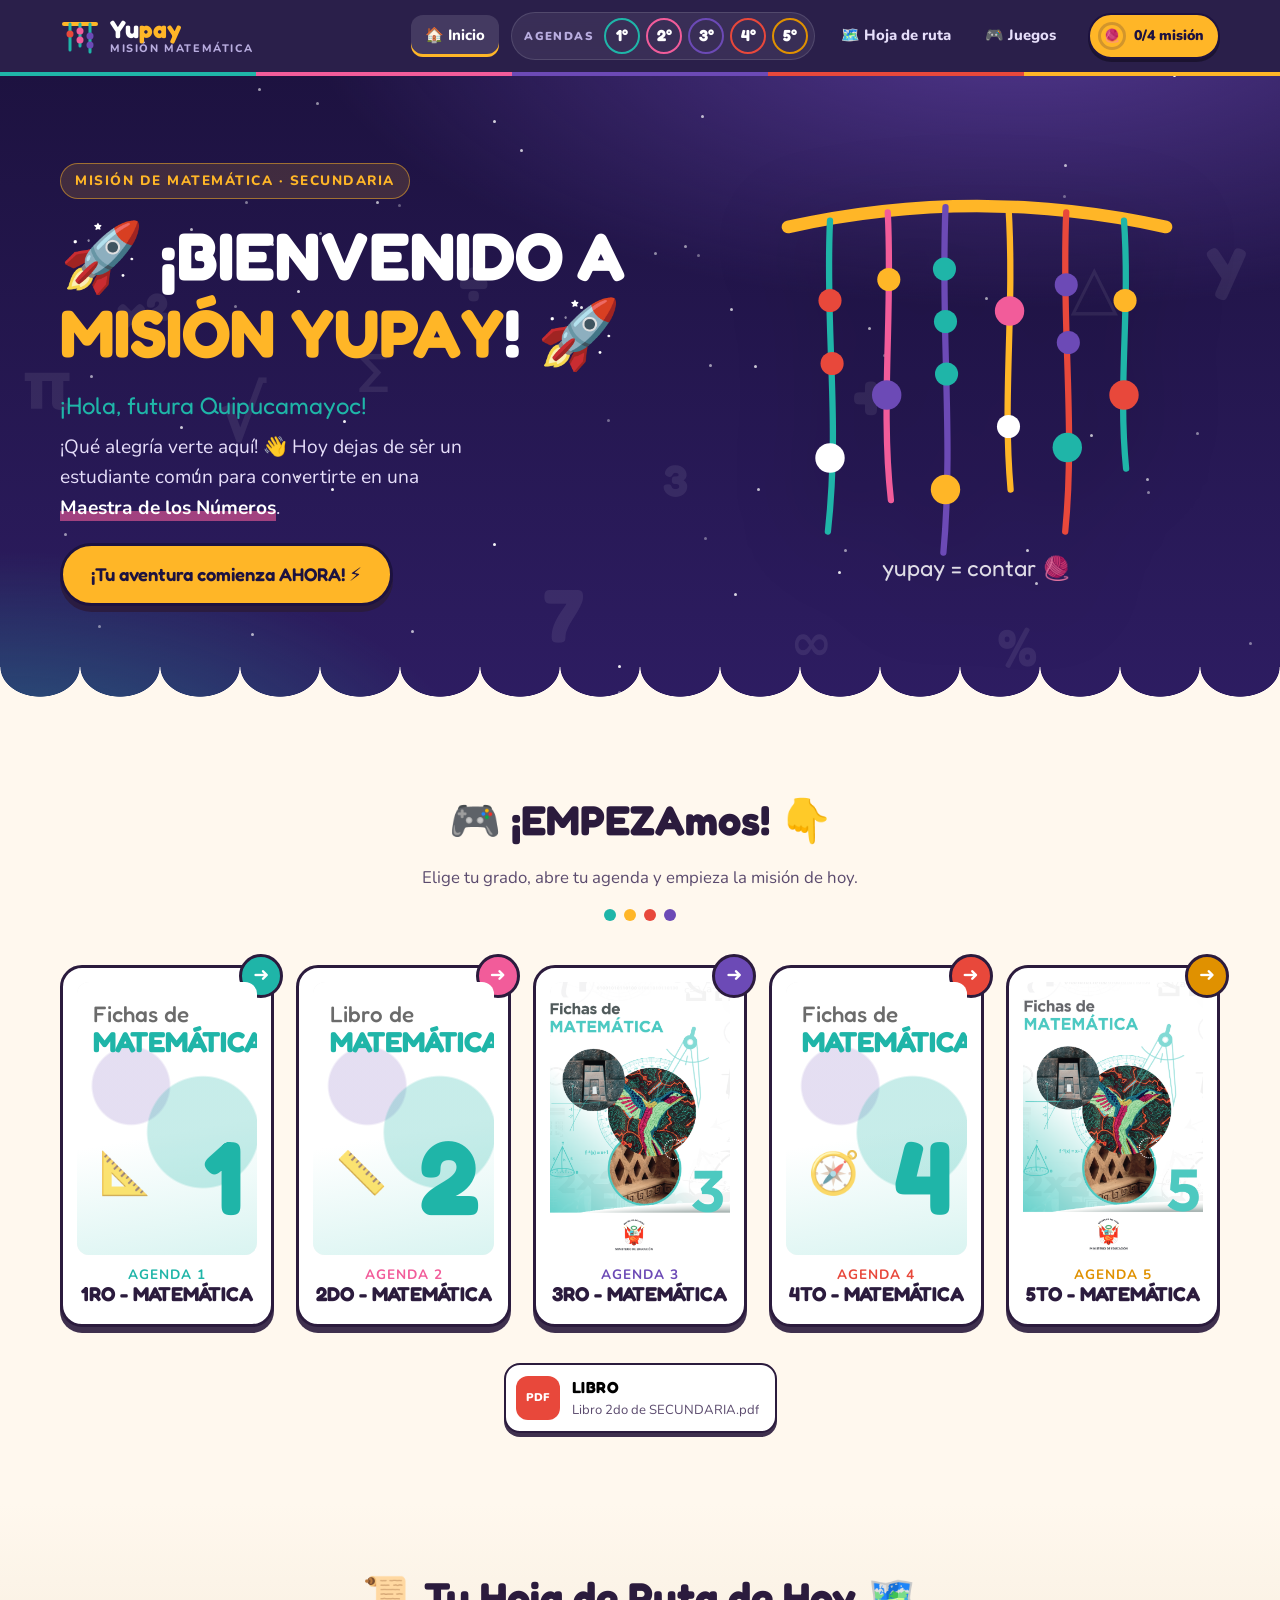
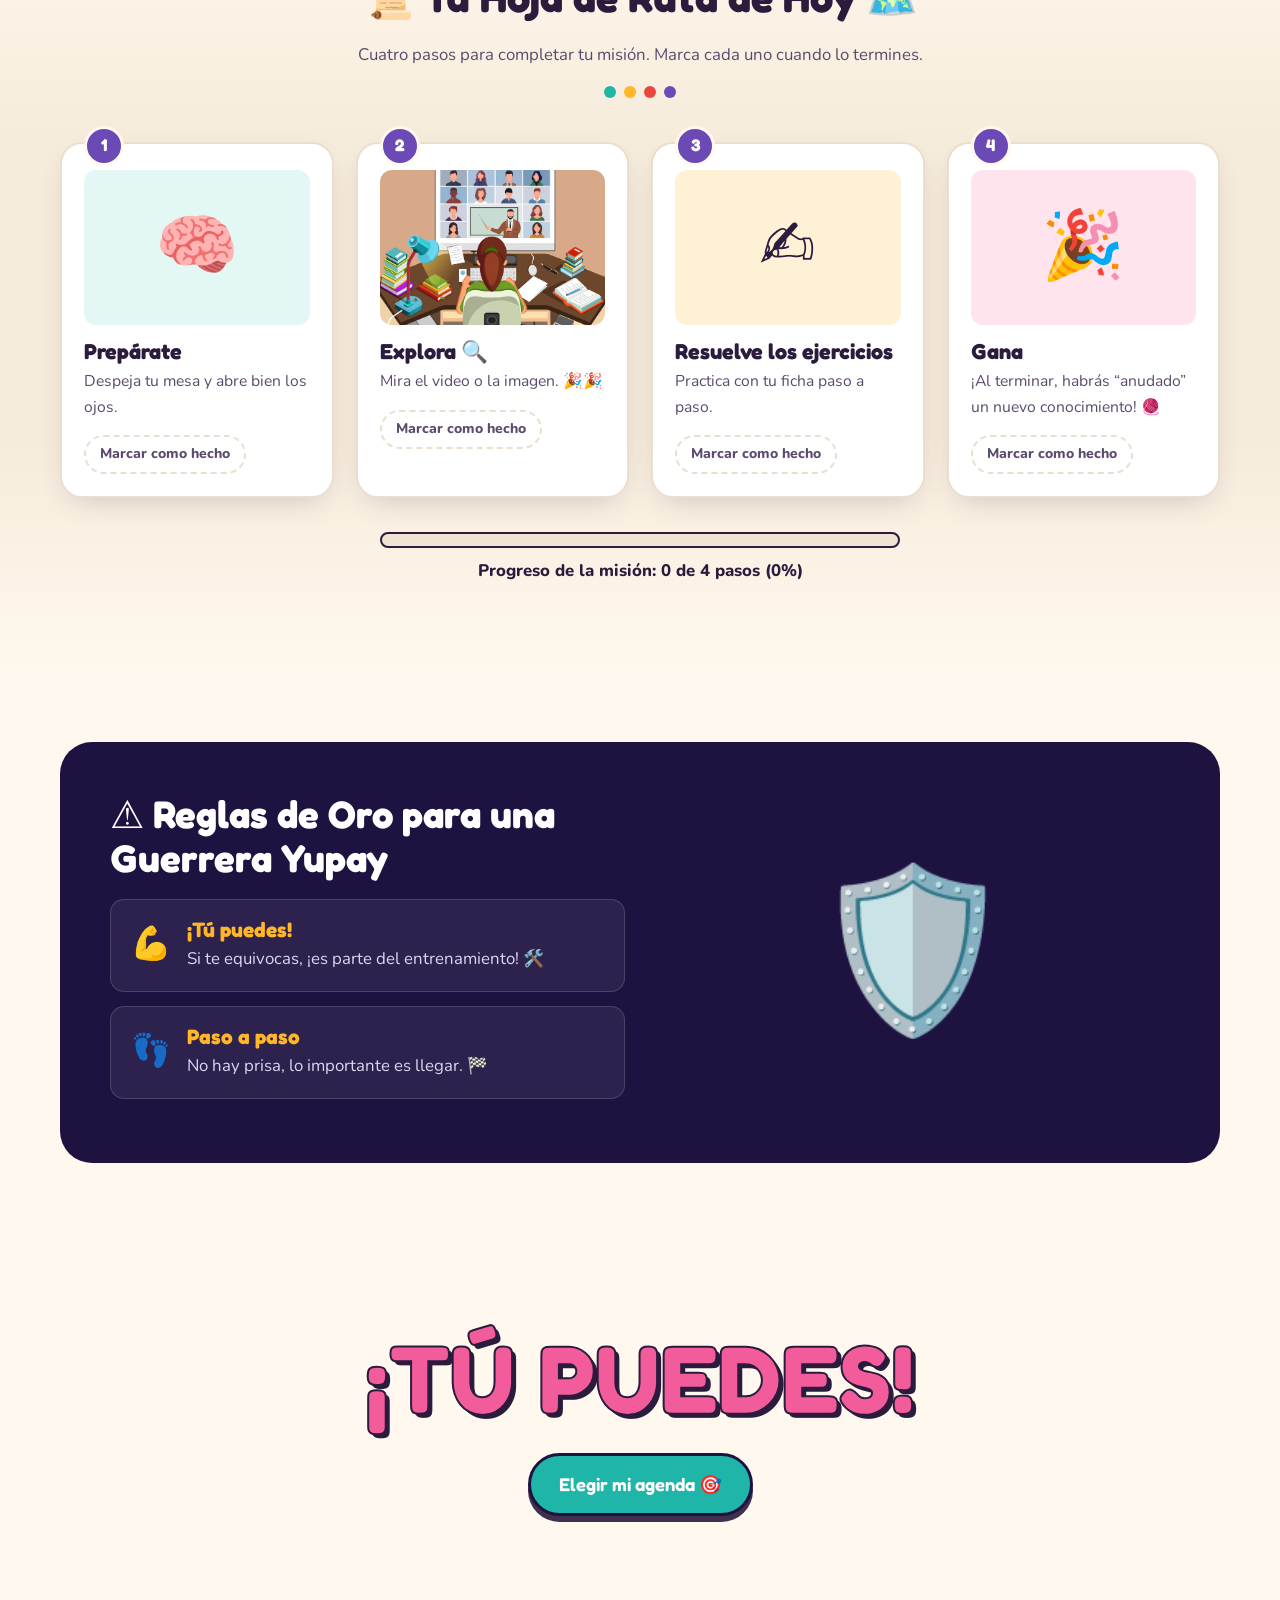
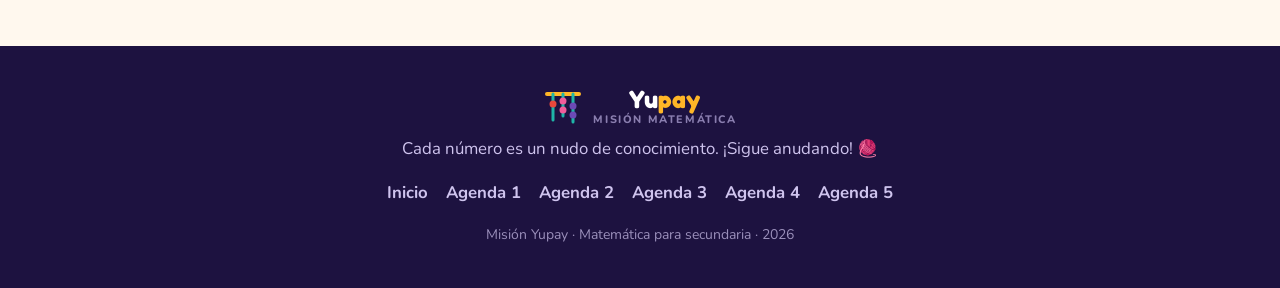
<file: index.html>
<!DOCTYPE html>
<html lang="es">
<head>
  <meta charset="UTF-8">
  <meta name="viewport" content="width=device-width, initial-scale=1">
  <title>Misión Yupay · Matemática</title>
  <meta name="description" content="Misión Yupay: portal de matemática para secundaria. Agendas, fichas, videos y retos para convertirte en Maestra de los Números.">
  <link rel="icon" href="data:image/svg+xml,<svg xmlns='http://www.w3.org/2000/svg' viewBox='0 0 100 100'><text y='.9em' font-size='90'>🧶</text></svg>">
  <link rel="preconnect" href="https://fonts.googleapis.com">
  <link rel="preconnect" href="https://fonts.gstatic.com" crossorigin>
  <link href="https://fonts.googleapis.com/css2?family=Fredoka:wght@400;500;600;700&family=Nunito:wght@400;600;700;800;900&display=swap" rel="stylesheet">
  <link rel="stylesheet" href="css/styles.css">
</head>
<body data-page="inicio">

<main id="main">
  <!-- HERO -->
  <section class="hero">
    <div class="stars" aria-hidden="true"></div>
    <div class="container hero-grid">
      <div>
        <span class="badge">Misión de matemática · Secundaria</span>
        <h1><span class="rocket">🚀</span> ¡BIENVENIDO A <span class="hl">MISIÓN YUPAY</span>! <span class="rocket">🚀</span></h1>
        <p class="greet">¡Hola, futura Quipucamayoc!</p>
        <p class="lead">¡Qué alegría verte aquí! 👋 Hoy dejas de ser un estudiante común para convertirte en una <strong>Maestra de los Números</strong>.</p>
        <a class="btn" href="#empezamos">¡Tu aventura comienza AHORA! ⚡</a>
      </div>

      <!-- Quipu ilustrado -->
      <svg class="quipu" viewBox="0 0 400 380" role="img" aria-label="Ilustración de un quipu con nudos de colores">
        <path d="M20 40 Q200 0 380 40" stroke="#ffb627" stroke-width="12" fill="none" stroke-linecap="round"/>
        <g class="cord"><path d="M60 34 C55 140 70 220 58 330" stroke="#1fb5a8" stroke-width="6" fill="none" stroke-linecap="round"/>
          <circle cx="60" cy="110" r="11" fill="#e8483b"/><circle cx="62" cy="170" r="11" fill="#e8483b"/><circle cx="60" cy="260" r="14" fill="#fff"/></g>
        <g class="cord"><path d="M115 26 C120 120 108 210 118 300" stroke="#f25c9a" stroke-width="6" fill="none" stroke-linecap="round"/>
          <circle cx="116" cy="90" r="11" fill="#ffb627"/><circle cx="114" cy="200" r="14" fill="#6c4ab6"/></g>
        <g class="cord"><path d="M170 21 C165 140 178 240 168 350" stroke="#6c4ab6" stroke-width="6" fill="none" stroke-linecap="round"/>
          <circle cx="169" cy="80" r="11" fill="#1fb5a8"/><circle cx="170" cy="130" r="11" fill="#1fb5a8"/><circle cx="171" cy="180" r="11" fill="#1fb5a8"/><circle cx="170" cy="290" r="14" fill="#ffb627"/></g>
        <g class="cord"><path d="M230 21 C236 120 224 200 232 290" stroke="#ffb627" stroke-width="6" fill="none" stroke-linecap="round"/>
          <circle cx="231" cy="120" r="14" fill="#f25c9a"/><circle cx="230" cy="230" r="11" fill="#fff"/></g>
        <g class="cord"><path d="M285 26 C280 130 294 230 284 330" stroke="#e8483b" stroke-width="6" fill="none" stroke-linecap="round"/>
          <circle cx="285" cy="95" r="11" fill="#6c4ab6"/><circle cx="287" cy="150" r="11" fill="#6c4ab6"/><circle cx="286" cy="250" r="14" fill="#1fb5a8"/></g>
        <g class="cord"><path d="M340 34 C346 120 334 190 342 270" stroke="#1fb5a8" stroke-width="6" fill="none" stroke-linecap="round"/>
          <circle cx="341" cy="110" r="11" fill="#ffb627"/><circle cx="340" cy="200" r="14" fill="#e8483b"/></g>
        <text x="200" y="372" fill="#fff" font-family="Fredoka, sans-serif" font-size="22" text-anchor="middle" opacity=".85">yupay = contar 🧶</text>
      </svg>
    </div>
  </section>

  <!-- GRADOS -->
  <section id="empezamos">
    <div class="container">
      <div class="section-title reveal">
        <h2>🎮 ¡EMPEZAmos! 👇</h2>
        <p>Elige tu grado, abre tu agenda y empieza la misión de hoy.</p>
        <div class="knot-divider" aria-hidden="true"><i></i><i></i><i></i><i></i></div>
      </div>

      <div class="grados">
        <a class="grado reveal" href="agenda-1.html">
          <span class="go" aria-hidden="true">➜</span>
          <div class="cover-wrap"><div class="cover"><div class="t1">Fichas de</div><div class="t2">MATEMÁTICA</div><div class="deco">📐</div><div class="n">1</div></div></div>
          <h3><small>AGENDA 1</small>1RO - MATEMÁTICA</h3>
        </a>
        <a class="grado reveal" href="agenda-2.html">
          <span class="go" aria-hidden="true">➜</span>
          <div class="cover-wrap"><div class="cover"><div class="t1">Libro de</div><div class="t2">MATEMÁTICA</div><div class="deco">📏</div><div class="n">2</div></div></div>
          <h3><small>AGENDA 2</small>2DO - MATEMÁTICA</h3>
        </a>
        <a class="grado reveal" href="agenda-3.html">
          <span class="go" aria-hidden="true">➜</span>
          <div class="cover-wrap"><img src="assets/img/home-02.png" alt="Portada Fichas de Matemática 3" loading="lazy"></div>
          <h3><small>AGENDA 3</small>3RO - MATEMÁTICA</h3>
        </a>
        <a class="grado reveal" href="agenda-4.html">
          <span class="go" aria-hidden="true">➜</span>
          <div class="cover-wrap"><div class="cover"><div class="t1">Fichas de</div><div class="t2">MATEMÁTICA</div><div class="deco">🧭</div><div class="n">4</div></div></div>
          <h3><small>AGENDA 4</small>4TO - MATEMÁTICA</h3>
        </a>
        <a class="grado reveal" href="agenda-5.html">
          <span class="go" aria-hidden="true">➜</span>
          <div class="cover-wrap"><img src="assets/img/home-04.png" alt="Portada Fichas de Matemática 5" loading="lazy"></div>
          <h3><small>AGENDA 5</small>5TO - MATEMÁTICA</h3>
        </a>
      </div>

      <div class="recursos reveal" style="justify-content:center;margin-top:36px">
        <button class="recurso" data-drive="1eVHfTGUfikTjZSQLr4w3OT36TUZVhwMB" data-tipo="LIBRO" data-name="Libro 2do de SECUNDARIA.pdf"></button>
      </div>
    </div>
  </section>

  <!-- HOJA DE RUTA -->
  <section id="ruta" style="background:linear-gradient(180deg,transparent,#f6ecdc 30%,#f6ecdc 70%,transparent)">
    <div class="container">
      <div class="section-title reveal">
        <h2>📜 Tu Hoja de Ruta de Hoy 🗺️</h2>
        <p>Cuatro pasos para completar tu misión. Marca cada uno cuando lo termines.</p>
        <div class="knot-divider" aria-hidden="true"><i></i><i></i><i></i><i></i></div>
      </div>

      <div class="ruta">
        <article class="paso reveal">
          <div class="thumb emoji" aria-hidden="true">🧠</div>
          <h3>Prepárate</h3>
          <p>Despeja tu mesa y abre bien los ojos.</p>
          <button class="check" type="button">Marcar como hecho</button>
        </article>
        <article class="paso reveal">
          <img class="thumb" src="assets/img/home-06.png" alt="Estudiante viendo una clase en línea" loading="lazy">
          <h3>Explora 🔍</h3>
          <p>Mira el video o la imagen. 🎉🎉</p>
          <button class="check" type="button">Marcar como hecho</button>
        </article>
        <article class="paso reveal">
          <div class="thumb emoji" aria-hidden="true">✍️</div>
          <h3>Resuelve los ejercicios</h3>
          <p>Practica con tu ficha paso a paso.</p>
          <button class="check" type="button">Marcar como hecho</button>
        </article>
        <article class="paso reveal">
          <div class="thumb emoji" aria-hidden="true">🎉</div>
          <h3>Gana</h3>
          <p>¡Al terminar, habrás “anudado” un nuevo conocimiento! 🧶</p>
          <button class="check" type="button">Marcar como hecho</button>
        </article>
      </div>

      <div class="progress reveal">
        <div class="bar"><i></i></div>
        <p aria-live="polite"></p>
      </div>
    </div>
  </section>

  <!-- REGLAS DE ORO -->
  <section>
    <div class="container">
      <div class="reglas-wrap reveal">
        <div>
          <h2>⚠️ Reglas de Oro para una Guerrera Yupay</h2>
          <div class="regla">
            <span class="em" aria-hidden="true">💪</span>
            <div><h3>¡Tú puedes!</h3><p>Si te equivocas, ¡es parte del entrenamiento! 🛠️</p></div>
          </div>
          <div class="regla">
            <span class="em" aria-hidden="true">👣</span>
            <div><h3>Paso a paso</h3><p>No hay prisa, lo importante es llegar. 🏁</p></div>
          </div>
        </div>
        <div class="shield" aria-hidden="true">🛡️</div>
      </div>
    </div>
  </section>

  <!-- CIERRE -->
  <section class="cta-final">
    <div class="container reveal">
      <h2>¡TÚ PUEDES!</h2>
      <a class="btn teal" href="#empezamos">Elegir mi agenda 🎯</a>
    </div>
  </section>
</main>

<script src="js/main.js"></script>
</body>
</html>
</file>
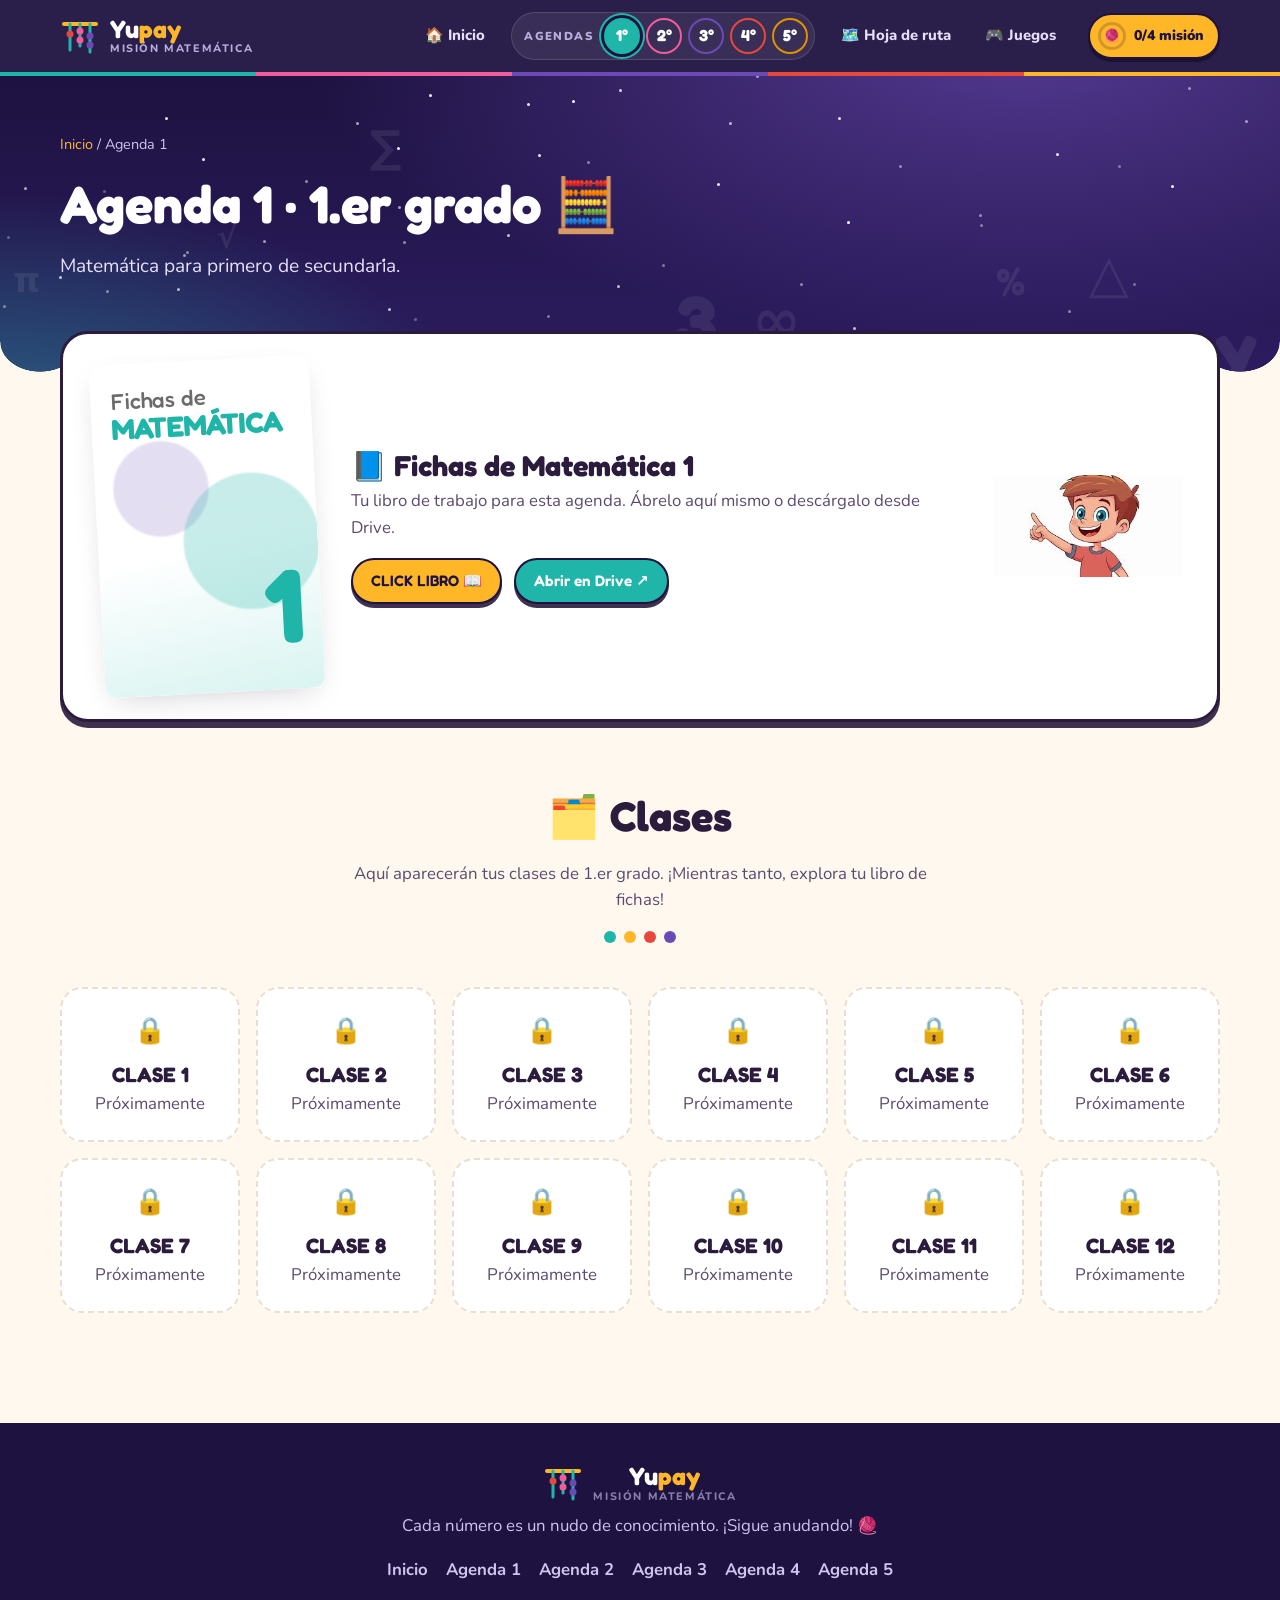
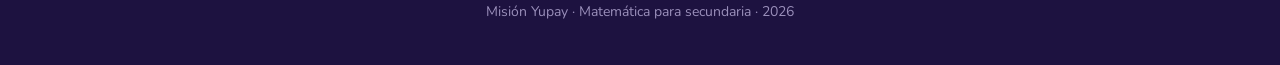
<file: agenda-1.html>
<!DOCTYPE html>
<html lang="es">
<head>
  <meta charset="UTF-8">
  <meta name="viewport" content="width=device-width, initial-scale=1">
  <title>Agenda 1 · Yupay</title>
  <meta name="description" content="Agenda 1 de Misión Yupay: fichas y clases de matemática para 1.er grado de secundaria.">
  <link rel="icon" href="data:image/svg+xml,<svg xmlns='http://www.w3.org/2000/svg' viewBox='0 0 100 100'><text y='.9em' font-size='90'>🧶</text></svg>">
  <link rel="preconnect" href="https://fonts.googleapis.com">
  <link rel="preconnect" href="https://fonts.gstatic.com" crossorigin>
  <link href="https://fonts.googleapis.com/css2?family=Fredoka:wght@400;500;600;700&family=Nunito:wght@400;600;700;800;900&display=swap" rel="stylesheet">
  <link rel="stylesheet" href="css/styles.css">
</head>
<body data-page="agenda-1">

<main id="main">
  <section class="hero page">
    <div class="stars" aria-hidden="true"></div>
    <div class="container">
      <p class="crumbs"><a href="index.html">Inicio</a> / Agenda 1</p>
      <h1>Agenda 1 · 1.er grado 🧮</h1>
      <p class="lead">Matemática para primero de secundaria.</p>
    </div>
  </section>

  <div class="container">
    <div class="libro reveal">
      <div class="cover-mini"><div class="cover"><div class="t1">Fichas de</div><div class="t2">MATEMÁTICA</div><div class="n">1</div></div></div>
      <div>
        <h2>📘 Fichas de Matemática 1</h2>
        <p>Tu libro de trabajo para esta agenda. Ábrelo aquí mismo o descárgalo desde Drive.</p>
        <div class="actions">
          <button class="btn small" data-drive="14VBIu1ipIuYQwIHSu0mVLC49y47RsD_V" data-name="Fichas de matemática 1.pdf">CLICK LIBRO 📖</button>
          <a class="btn small teal" href="https://drive.google.com/file/d/14VBIu1ipIuYQwIHSu0mVLC49y47RsD_V/view" target="_blank" rel="noopener">Abrir en Drive ↗</a>
        </div>
      </div>
      <img class="mascota" src="assets/img/agenda-1-01.png" alt="Niño señalando el libro">
    </div>
  </div>

  <section>
    <div class="container">
      <div class="section-title reveal">
        <h2>🗂️ Clases</h2>
        <p>Aquí aparecerán tus clases de 1.er grado. ¡Mientras tanto, explora tu libro de fichas!</p>
        <div class="knot-divider" aria-hidden="true"><i></i><i></i><i></i><i></i></div>
      </div>
      <div class="clases-grid">
          <div class="clase-chip reveal"><span class="lock" aria-hidden="true">🔒</span><b>CLASE 1</b>Próximamente</div>
          <div class="clase-chip reveal"><span class="lock" aria-hidden="true">🔒</span><b>CLASE 2</b>Próximamente</div>
          <div class="clase-chip reveal"><span class="lock" aria-hidden="true">🔒</span><b>CLASE 3</b>Próximamente</div>
          <div class="clase-chip reveal"><span class="lock" aria-hidden="true">🔒</span><b>CLASE 4</b>Próximamente</div>
          <div class="clase-chip reveal"><span class="lock" aria-hidden="true">🔒</span><b>CLASE 5</b>Próximamente</div>
          <div class="clase-chip reveal"><span class="lock" aria-hidden="true">🔒</span><b>CLASE 6</b>Próximamente</div>
          <div class="clase-chip reveal"><span class="lock" aria-hidden="true">🔒</span><b>CLASE 7</b>Próximamente</div>
          <div class="clase-chip reveal"><span class="lock" aria-hidden="true">🔒</span><b>CLASE 8</b>Próximamente</div>
          <div class="clase-chip reveal"><span class="lock" aria-hidden="true">🔒</span><b>CLASE 9</b>Próximamente</div>
          <div class="clase-chip reveal"><span class="lock" aria-hidden="true">🔒</span><b>CLASE 10</b>Próximamente</div>
          <div class="clase-chip reveal"><span class="lock" aria-hidden="true">🔒</span><b>CLASE 11</b>Próximamente</div>
          <div class="clase-chip reveal"><span class="lock" aria-hidden="true">🔒</span><b>CLASE 12</b>Próximamente</div>
      </div>
    </div>
  </section>
</main>

<script src="js/main.js"></script>
</body>
</html>
</file>
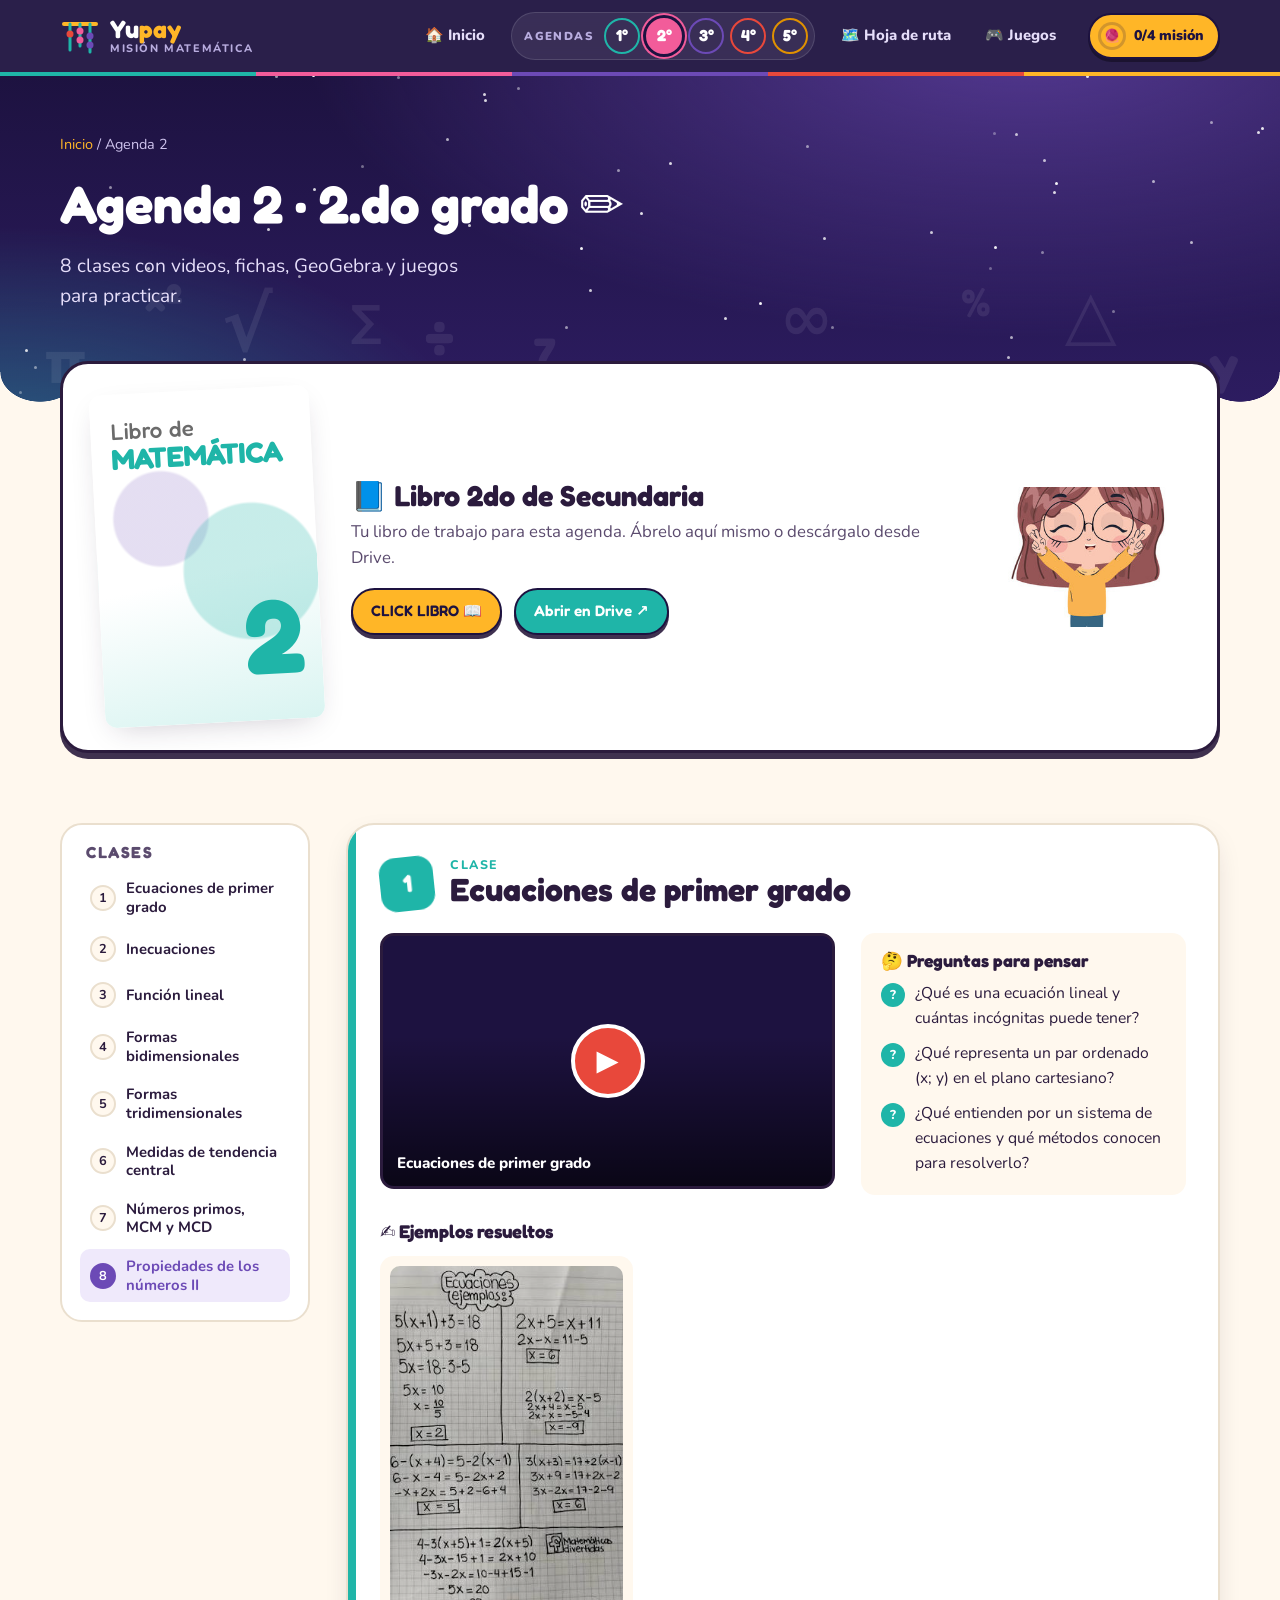
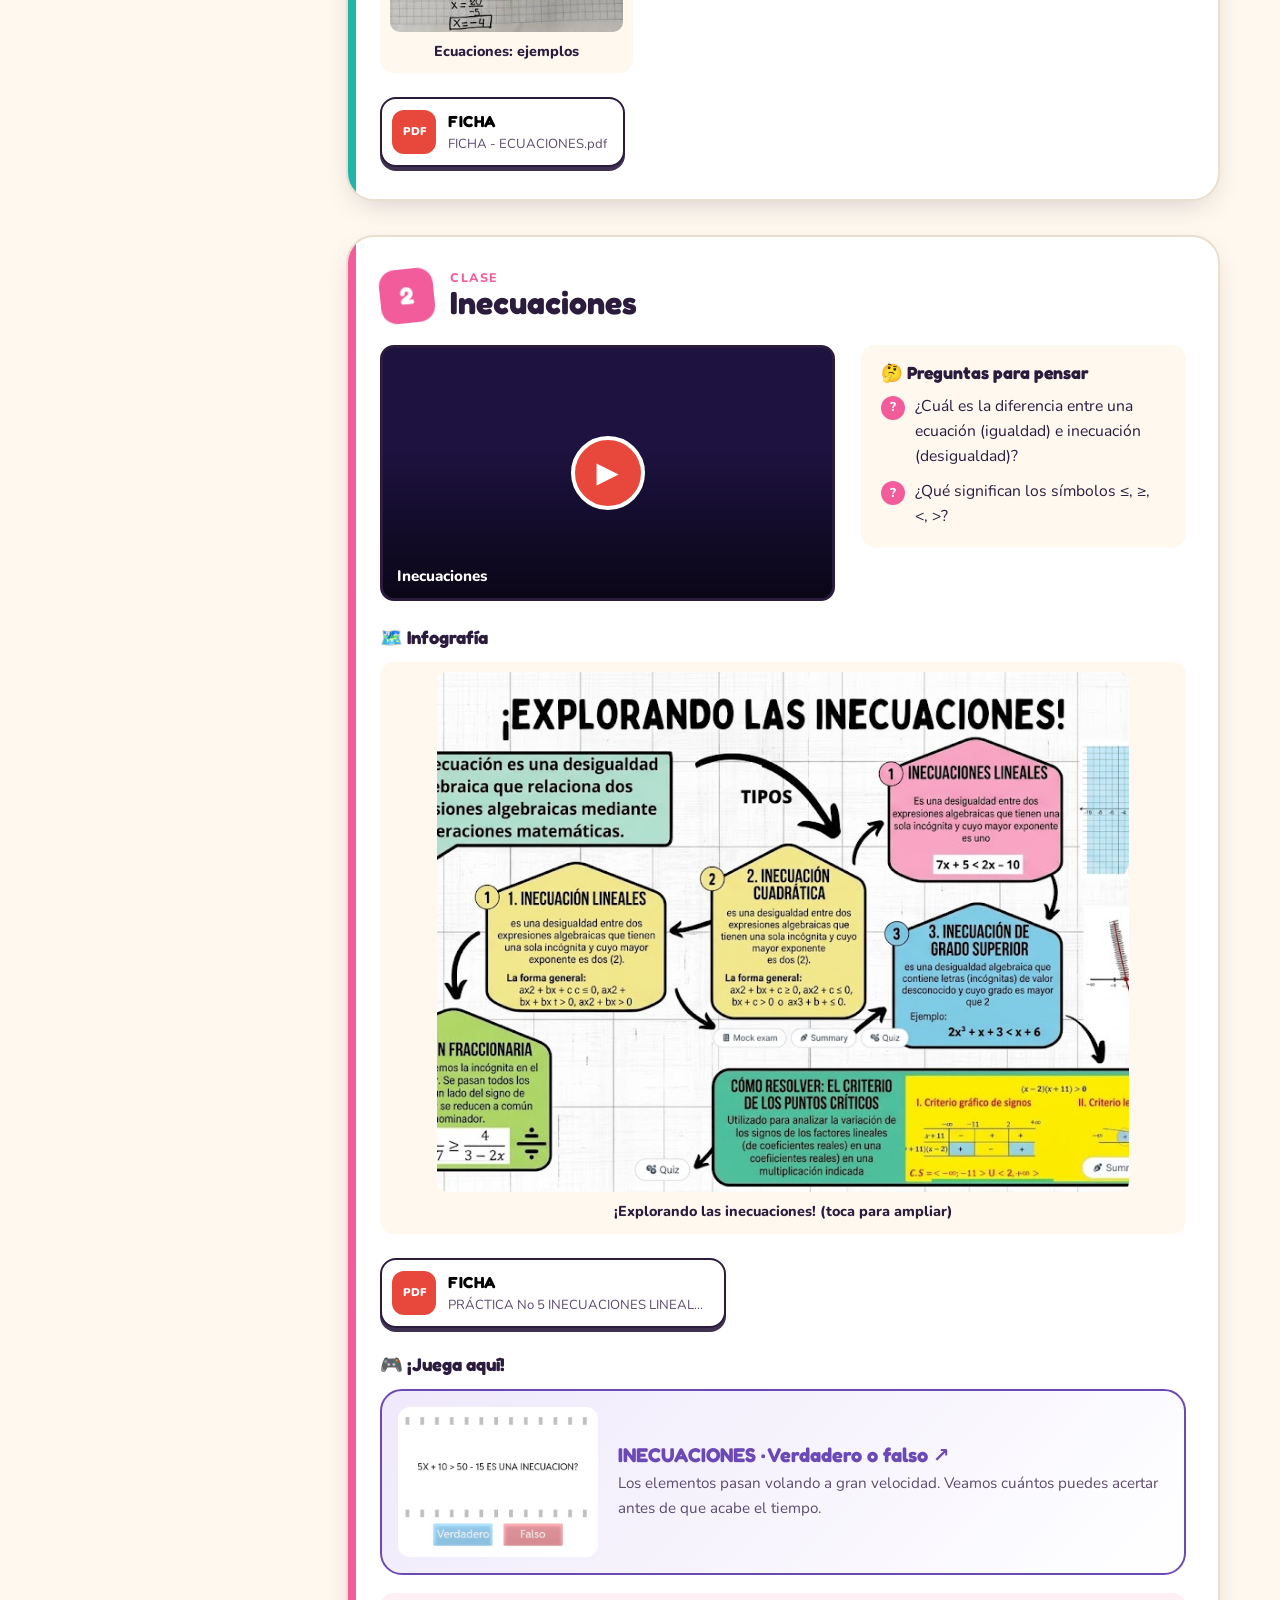
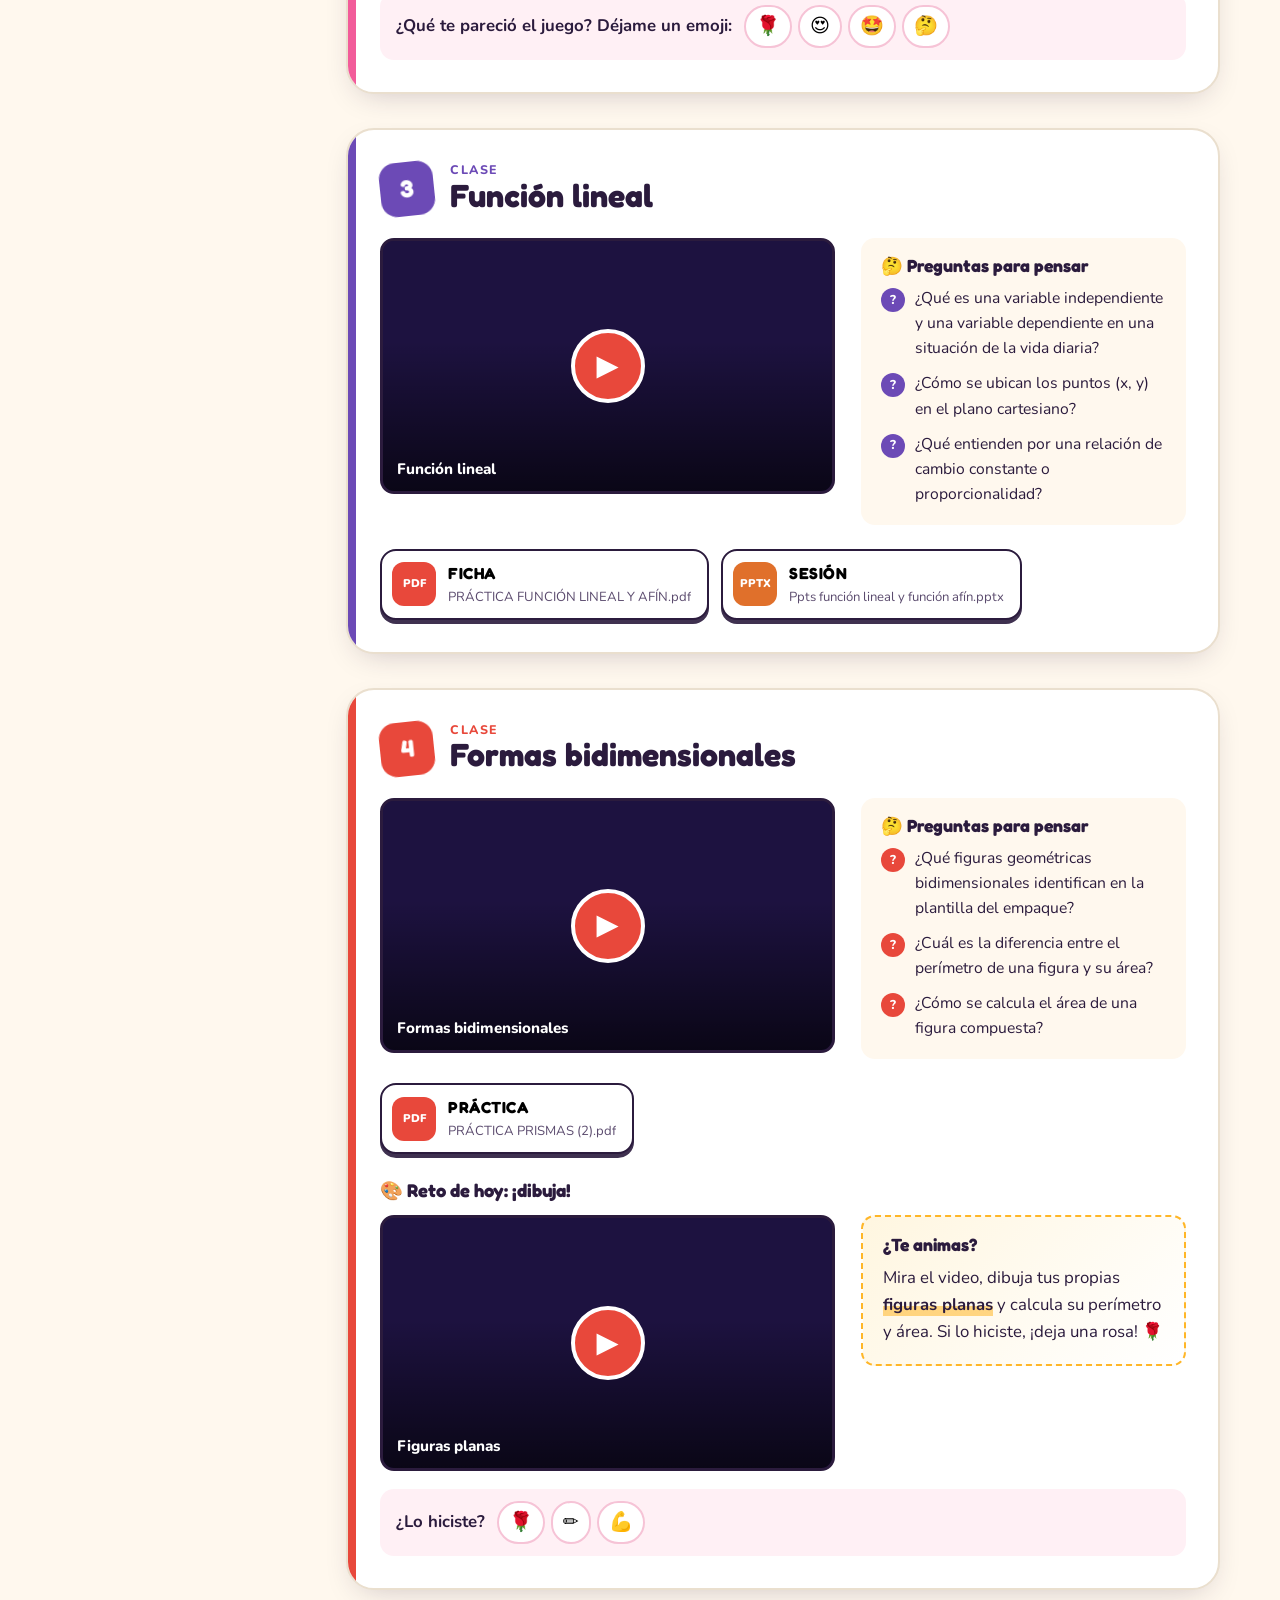
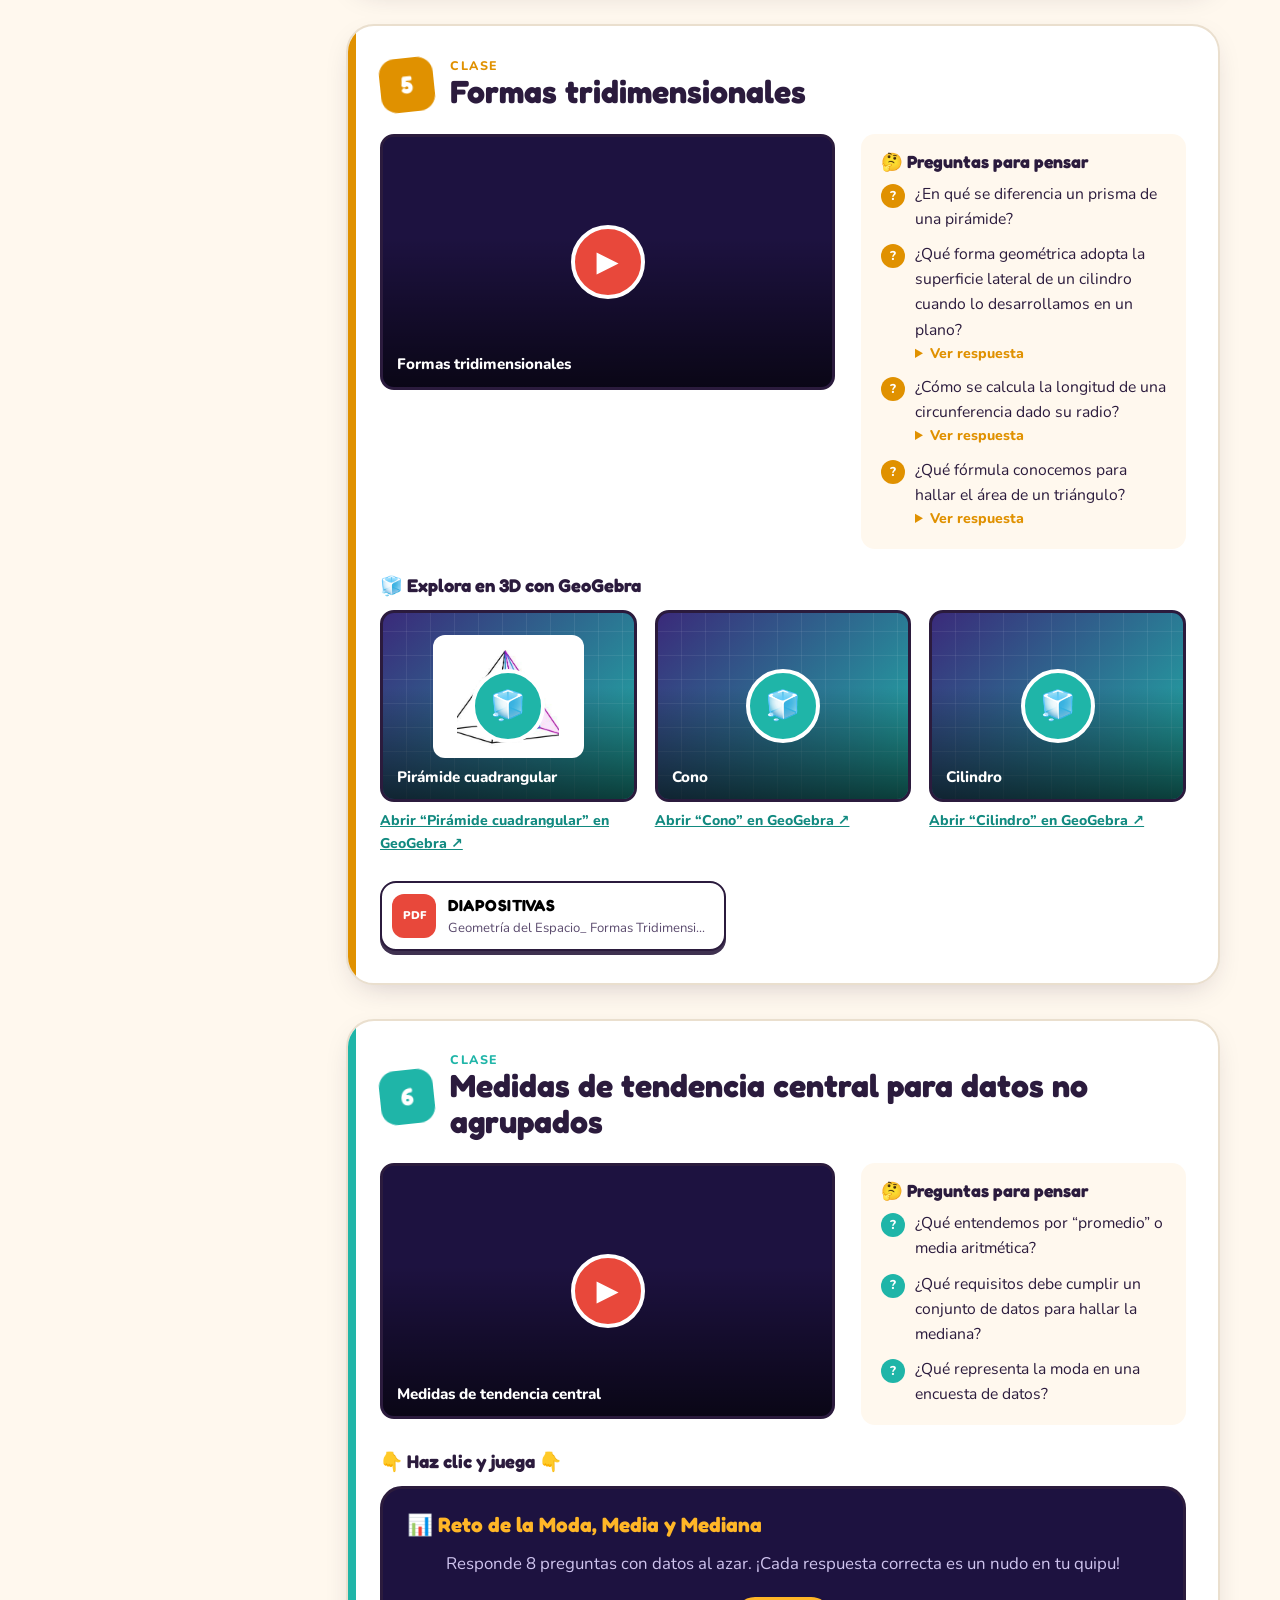
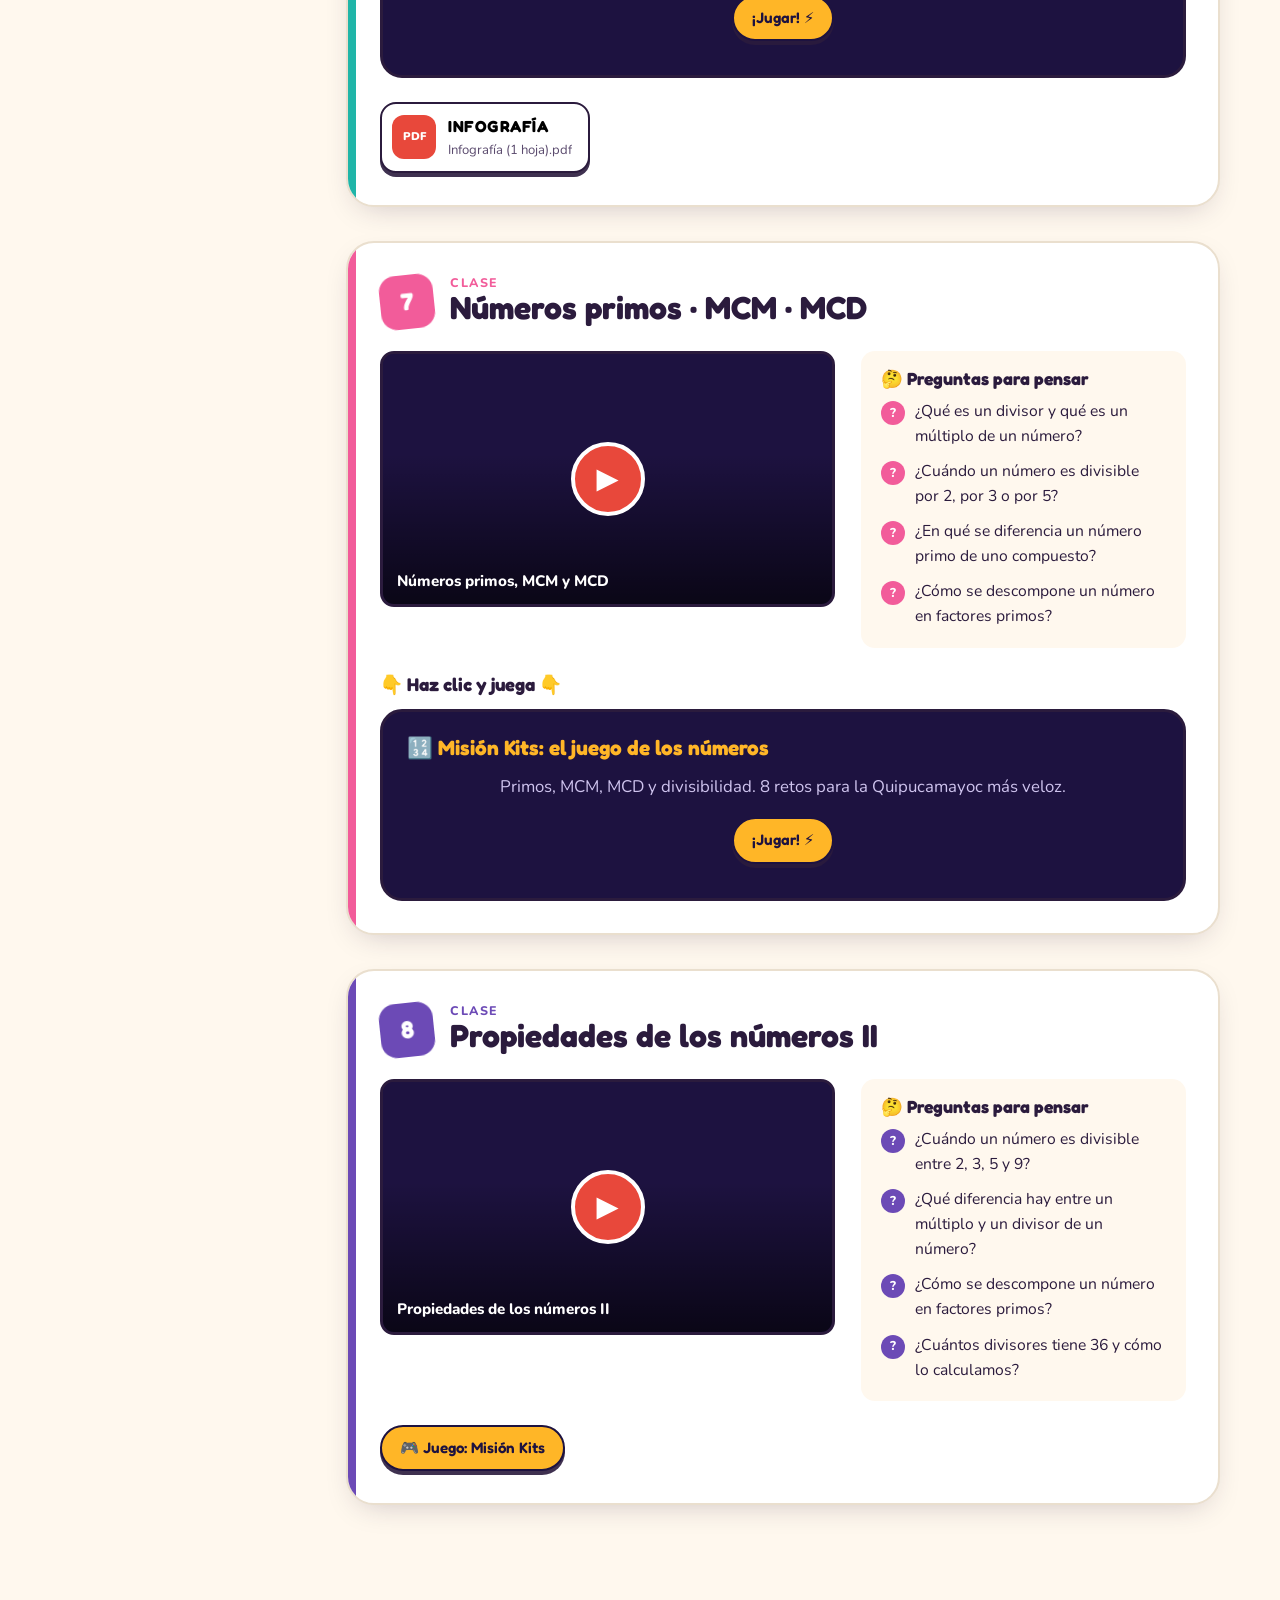
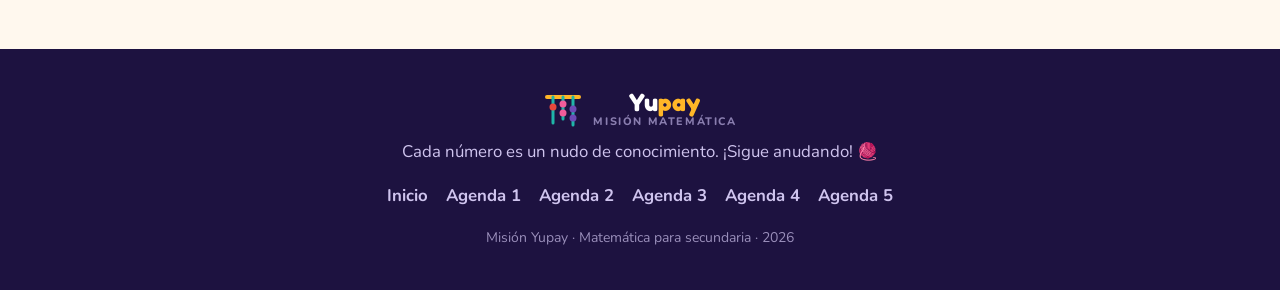
<file: agenda-2.html>
<!DOCTYPE html>
<html lang="es">
<head>
  <meta charset="UTF-8">
  <meta name="viewport" content="width=device-width, initial-scale=1">
  <title>Agenda 2 · Yupay</title>
  <meta name="description" content="Agenda 2 de Misión Yupay: ecuaciones, inecuaciones, función lineal, geometría, estadística y números primos.">
  <link rel="icon" href="data:image/svg+xml,<svg xmlns='http://www.w3.org/2000/svg' viewBox='0 0 100 100'><text y='.9em' font-size='90'>🧶</text></svg>">
  <link rel="preconnect" href="https://fonts.googleapis.com">
  <link rel="preconnect" href="https://fonts.gstatic.com" crossorigin>
  <link href="https://fonts.googleapis.com/css2?family=Fredoka:wght@400;500;600;700&family=Nunito:wght@400;600;700;800;900&display=swap" rel="stylesheet">
  <link rel="stylesheet" href="css/styles.css">
</head>
<body data-page="agenda-2">

<main id="main">
  <section class="hero page">
    <div class="stars" aria-hidden="true"></div>
    <div class="container">
      <p class="crumbs"><a href="index.html">Inicio</a> / Agenda 2</p>
      <h1>Agenda 2 · 2.do grado ✏️</h1>
      <p class="lead">8 clases con videos, fichas, GeoGebra y juegos para practicar.</p>
    </div>
  </section>

  <div class="container">
    <div class="libro reveal">
      <div class="cover-mini"><div class="cover"><div class="t1">Libro de</div><div class="t2">MATEMÁTICA</div><div class="n">2</div></div></div>
      <div>
        <h2>📘 Libro 2do de Secundaria</h2>
        <p>Tu libro de trabajo para esta agenda. Ábrelo aquí mismo o descárgalo desde Drive.</p>
        <div class="actions">
          <button class="btn small" data-drive="1eVHfTGUfikTjZSQLr4w3OT36TUZVhwMB" data-name="Libro 2do de SECUNDARIA.pdf">CLICK LIBRO 📖</button>
          <a class="btn small teal" href="https://drive.google.com/file/d/1eVHfTGUfikTjZSQLr4w3OT36TUZVhwMB/view" target="_blank" rel="noopener">Abrir en Drive ↗</a>
        </div>
      </div>
      <img class="mascota" src="assets/img/agenda-2-01.png" alt="Niña celebrando con los brazos arriba">
    </div>
  </div>

  <section>
    <div class="container clases-layout">
      <aside class="toc" aria-label="Clases de la agenda">
        <h3>Clases</h3>
        <ol>
          <li><a href="#ecuaciones">Ecuaciones de primer grado</a></li>
          <li><a href="#inecuaciones">Inecuaciones</a></li>
          <li><a href="#funcion-lineal">Función lineal</a></li>
          <li><a href="#bidimensionales">Formas bidimensionales</a></li>
          <li><a href="#tridimensionales">Formas tridimensionales</a></li>
          <li><a href="#tendencia">Medidas de tendencia central</a></li>
          <li><a href="#primos">Números primos, MCM y MCD</a></li>
          <li><a href="#propiedades">Propiedades de los números II</a></li>
        </ol>
      </aside>

      <div>
        <!-- 1 -->
        <article class="leccion reveal" id="ecuaciones">
          <header class="leccion-head"><span class="num">1</span><h2><small>Clase</small>Ecuaciones de primer grado</h2></header>
          <div class="leccion-grid">
            <div class="embed" data-yt="8rT0DZbYGEs" data-title="Ecuaciones de primer grado"></div>
            <div class="preguntas">
              <h3>🤔 Preguntas para pensar</h3>
              <ul>
                <li>¿Qué es una ecuación lineal y cuántas incógnitas puede tener?</li>
                <li>¿Qué representa un par ordenado (x; y) en el plano cartesiano?</li>
                <li>¿Qué entienden por un sistema de ecuaciones y qué métodos conocen para resolverlo?</li>
              </ul>
            </div>
          </div>
          <div class="sub">
            <h3>✍️ Ejemplos resueltos</h3>
            <div class="media-row">
              <figure class="figura"><img src="assets/img/agenda-2-03.png" alt="Ejemplos de ecuaciones resueltas" loading="lazy"><figcaption>Ecuaciones: ejemplos</figcaption></figure>
            </div>
          </div>
          <div class="recursos">
            <button class="recurso" data-drive="1C0ekiLpKoSLAIQEp6Vrmr0rDLGWB66Dq" data-tipo="FICHA" data-name="FICHA - ECUACIONES.pdf"></button>
          </div>
        </article>

        <!-- 2 -->
        <article class="leccion reveal" id="inecuaciones">
          <header class="leccion-head"><span class="num">2</span><h2><small>Clase</small>Inecuaciones</h2></header>
          <div class="leccion-grid">
            <div class="embed" data-yt="y9vDsarVxtg" data-title="Inecuaciones"></div>
            <div class="preguntas">
              <h3>🤔 Preguntas para pensar</h3>
              <ul>
                <li>¿Cuál es la diferencia entre una ecuación (igualdad) e inecuación (desigualdad)?</li>
                <li>¿Qué significan los símbolos ≤, ≥, &lt;, &gt;?</li>
              </ul>
            </div>
          </div>
          <div class="sub">
            <h3>🗺️ Infografía</h3>
            <figure class="figura"><img src="assets/img/agenda-2-05.png" alt="Infografía: Explorando las inecuaciones" loading="lazy"><figcaption>¡Explorando las inecuaciones! (toca para ampliar)</figcaption></figure>
          </div>
          <div class="recursos">
            <button class="recurso" data-drive="127GzR7JknYwM4gs-cwJvRnDNXd1oegum" data-tipo="FICHA" data-name="PRÁCTICA No 5 INECUACIONES LINEALES.pdf"></button>
          </div>
          <div class="sub">
            <h3>🎮 ¡Juega aquí!</h3>
            <a class="juego-card" href="https://wordwall.net/es/resource/4515437/inecuaciones" target="_blank" rel="noopener">
              <img src="assets/img/agenda-2-06.jpg" alt="Vista previa del juego Verdadero o falso" loading="lazy">
              <div>
                <h4>INECUACIONES · Verdadero o falso ↗</h4>
                <p>Los elementos pasan volando a gran velocidad. Veamos cuántos puedes acertar antes de que acabe el tiempo.</p>
              </div>
            </a>
            <div class="reaccion" data-key="inecuaciones">
              <span>¿Qué te pareció el juego? Déjame un emoji:</span>
              <span class="emojis"><button type="button">🌹</button><button type="button">😍</button><button type="button">🤩</button><button type="button">🤔</button></span>
              <span class="count"></span>
            </div>
          </div>
        </article>

        <!-- 3 -->
        <article class="leccion reveal" id="funcion-lineal">
          <header class="leccion-head"><span class="num">3</span><h2><small>Clase</small>Función lineal</h2></header>
          <div class="leccion-grid">
            <div class="embed" data-yt="AoZpzAoC1Qg" data-title="Función lineal"></div>
            <div class="preguntas">
              <h3>🤔 Preguntas para pensar</h3>
              <ul>
                <li>¿Qué es una variable independiente y una variable dependiente en una situación de la vida diaria?</li>
                <li>¿Cómo se ubican los puntos (x, y) en el plano cartesiano?</li>
                <li>¿Qué entienden por una relación de cambio constante o proporcionalidad?</li>
              </ul>
            </div>
          </div>
          <div class="recursos">
            <button class="recurso" data-drive="1HHkNZgyfR7ztcNnr3I5w5u1qFgupvl-f" data-tipo="FICHA" data-name="PRÁCTICA FUNCIÓN LINEAL Y AFÍN.pdf"></button>
            <button class="recurso" data-drive="1w-X99dIwZKQxLDE25iSqKcugSRr9Amge" data-tipo="SESIÓN" data-name="Ppts función lineal y función afín.pptx"></button>
          </div>
        </article>

        <!-- 4 -->
        <article class="leccion reveal" id="bidimensionales">
          <header class="leccion-head"><span class="num">4</span><h2><small>Clase</small>Formas bidimensionales</h2></header>
          <div class="leccion-grid">
            <div class="embed" data-yt="4G4aOfXFwoc" data-title="Formas bidimensionales"></div>
            <div class="preguntas">
              <h3>🤔 Preguntas para pensar</h3>
              <ul>
                <li>¿Qué figuras geométricas bidimensionales identifican en la plantilla del empaque?</li>
                <li>¿Cuál es la diferencia entre el perímetro de una figura y su área?</li>
                <li>¿Cómo se calcula el área de una figura compuesta?</li>
              </ul>
            </div>
          </div>
          <div class="recursos">
            <button class="recurso" data-drive="1x6T7yLraG5v3ALgplc3oo9DnRDxHgo-N" data-tipo="PRÁCTICA" data-name="PRÁCTICA PRISMAS (2).pdf"></button>
          </div>
          <div class="sub">
            <h3>🎨 Reto de hoy: ¡dibuja!</h3>
            <div class="leccion-grid">
              <div class="embed" data-yt="nWUjQivjaaQ" data-title="Figuras planas"></div>
              <div class="defin"><h3>¿Te animas?</h3><p>Mira el video, dibuja tus propias <mark>figuras planas</mark> y calcula su perímetro y área. Si lo hiciste, ¡deja una rosa! 🌹</p></div>
            </div>
            <div class="reaccion" data-key="dibuja">
              <span>¿Lo hiciste?</span>
              <span class="emojis"><button type="button">🌹</button><button type="button">✏️</button><button type="button">💪</button></span>
              <span class="count"></span>
            </div>
          </div>
        </article>

        <!-- 5 -->
        <article class="leccion reveal" id="tridimensionales">
          <header class="leccion-head"><span class="num">5</span><h2><small>Clase</small>Formas tridimensionales</h2></header>
          <div class="leccion-grid">
            <div class="embed" data-yt="bkzLaCfaPLg" data-title="Formas tridimensionales"></div>
            <div class="preguntas">
              <h3>🤔 Preguntas para pensar</h3>
              <ul>
                <li>¿En qué se diferencia un prisma de una pirámide?</li>
                <li><div>¿Qué forma geométrica adopta la superficie lateral de un cilindro cuando lo desarrollamos en un plano?<details><summary>Ver respuesta</summary>Un rectángulo.</details></div></li>
                <li><div>¿Cómo se calcula la longitud de una circunferencia dado su radio?<details><summary>Ver respuesta</summary>L<sub>c</sub> = 2πr</details></div></li>
                <li><div>¿Qué fórmula conocemos para hallar el área de un triángulo?<details><summary>Ver respuesta</summary>A = (b · h) / 2</details></div></li>
              </ul>
            </div>
          </div>
          <div class="sub">
            <h3>🧊 Explora en 3D con GeoGebra</h3>
            <div class="media-row">
              <div>
                <div class="embed geo" data-geo="qjcng9mf" data-title="Pirámide cuadrangular" data-img="assets/img/agenda-2-10.png"></div>
              </div>
              <div><div class="embed geo" data-geo="dec37pcb" data-title="Cono"></div></div>
              <div><div class="embed geo" data-geo="hn79yccx" data-title="Cilindro"></div></div>
            </div>
          </div>
          <div class="recursos">
            <button class="recurso" data-drive="1O7Yqv3Sq9xa3d6Ms0MSCRrya1CB3iY8_" data-tipo="DIAPOSITIVAS" data-name="Geometría del Espacio_ Formas Tridimensionales.pdf"></button>
          </div>
        </article>

        <!-- 6 -->
        <article class="leccion reveal" id="tendencia">
          <header class="leccion-head"><span class="num">6</span><h2><small>Clase</small>Medidas de tendencia central para datos no agrupados</h2></header>
          <div class="leccion-grid">
            <div class="embed" data-yt="79IVc2oFRuA" data-title="Medidas de tendencia central"></div>
            <div class="preguntas">
              <h3>🤔 Preguntas para pensar</h3>
              <ul>
                <li>¿Qué entendemos por “promedio” o media aritmética?</li>
                <li>¿Qué requisitos debe cumplir un conjunto de datos para hallar la mediana?</li>
                <li>¿Qué representa la moda en una encuesta de datos?</li>
              </ul>
            </div>
          </div>
          <div class="sub">
            <h3>👇 Haz clic y juega 👇</h3>
            <div class="game" data-game="tendencia"></div>
          </div>
          <div class="recursos">
            <button class="recurso" data-drive="1me7XahOYNQe_5tE6MpD5zs3U8zM_vxr2" data-tipo="INFOGRAFÍA" data-name="Infografía (1 hoja).pdf"></button>
          </div>
        </article>

        <!-- 7 -->
        <article class="leccion reveal" id="primos">
          <header class="leccion-head"><span class="num">7</span><h2><small>Clase</small>Números primos · MCM · MCD</h2></header>
          <div class="leccion-grid">
            <div class="embed" data-yt="l9oDHYHMO-Y" data-title="Números primos, MCM y MCD"></div>
            <div class="preguntas">
              <h3>🤔 Preguntas para pensar</h3>
              <ul>
                <li>¿Qué es un divisor y qué es un múltiplo de un número?</li>
                <li>¿Cuándo un número es divisible por 2, por 3 o por 5?</li>
                <li>¿En qué se diferencia un número primo de uno compuesto?</li>
                <li>¿Cómo se descompone un número en factores primos?</li>
              </ul>
            </div>
          </div>
          <div class="sub">
            <h3>👇 Haz clic y juega 👇</h3>
            <div class="game" data-game="numeros"></div>
          </div>
        </article>

        <!-- 8 -->
        <article class="leccion reveal" id="propiedades">
          <header class="leccion-head"><span class="num">8</span><h2><small>Clase</small>Propiedades de los números II</h2></header>
          <div class="leccion-grid">
            <div class="embed" data-yt="3ZhRVOS7Qlw" data-title="Propiedades de los números II"></div>
            <div class="preguntas">
              <h3>🤔 Preguntas para pensar</h3>
              <ul>
                <li>¿Cuándo un número es divisible entre 2, 3, 5 y 9?</li>
                <li>¿Qué diferencia hay entre un múltiplo y un divisor de un número?</li>
                <li>¿Cómo se descompone un número en factores primos?</li>
                <li>¿Cuántos divisores tiene 36 y cómo lo calculamos?</li>
              </ul>
            </div>
          </div>
          <div class="recursos">
            <a class="btn small" href="#primos">🎮 Juego: Misión Kits</a>
          </div>
        </article>
      </div>
    </div>
  </section>
</main>

<script src="js/main.js"></script>
<script src="js/juegos.js"></script>
</body>
</html>
</file>
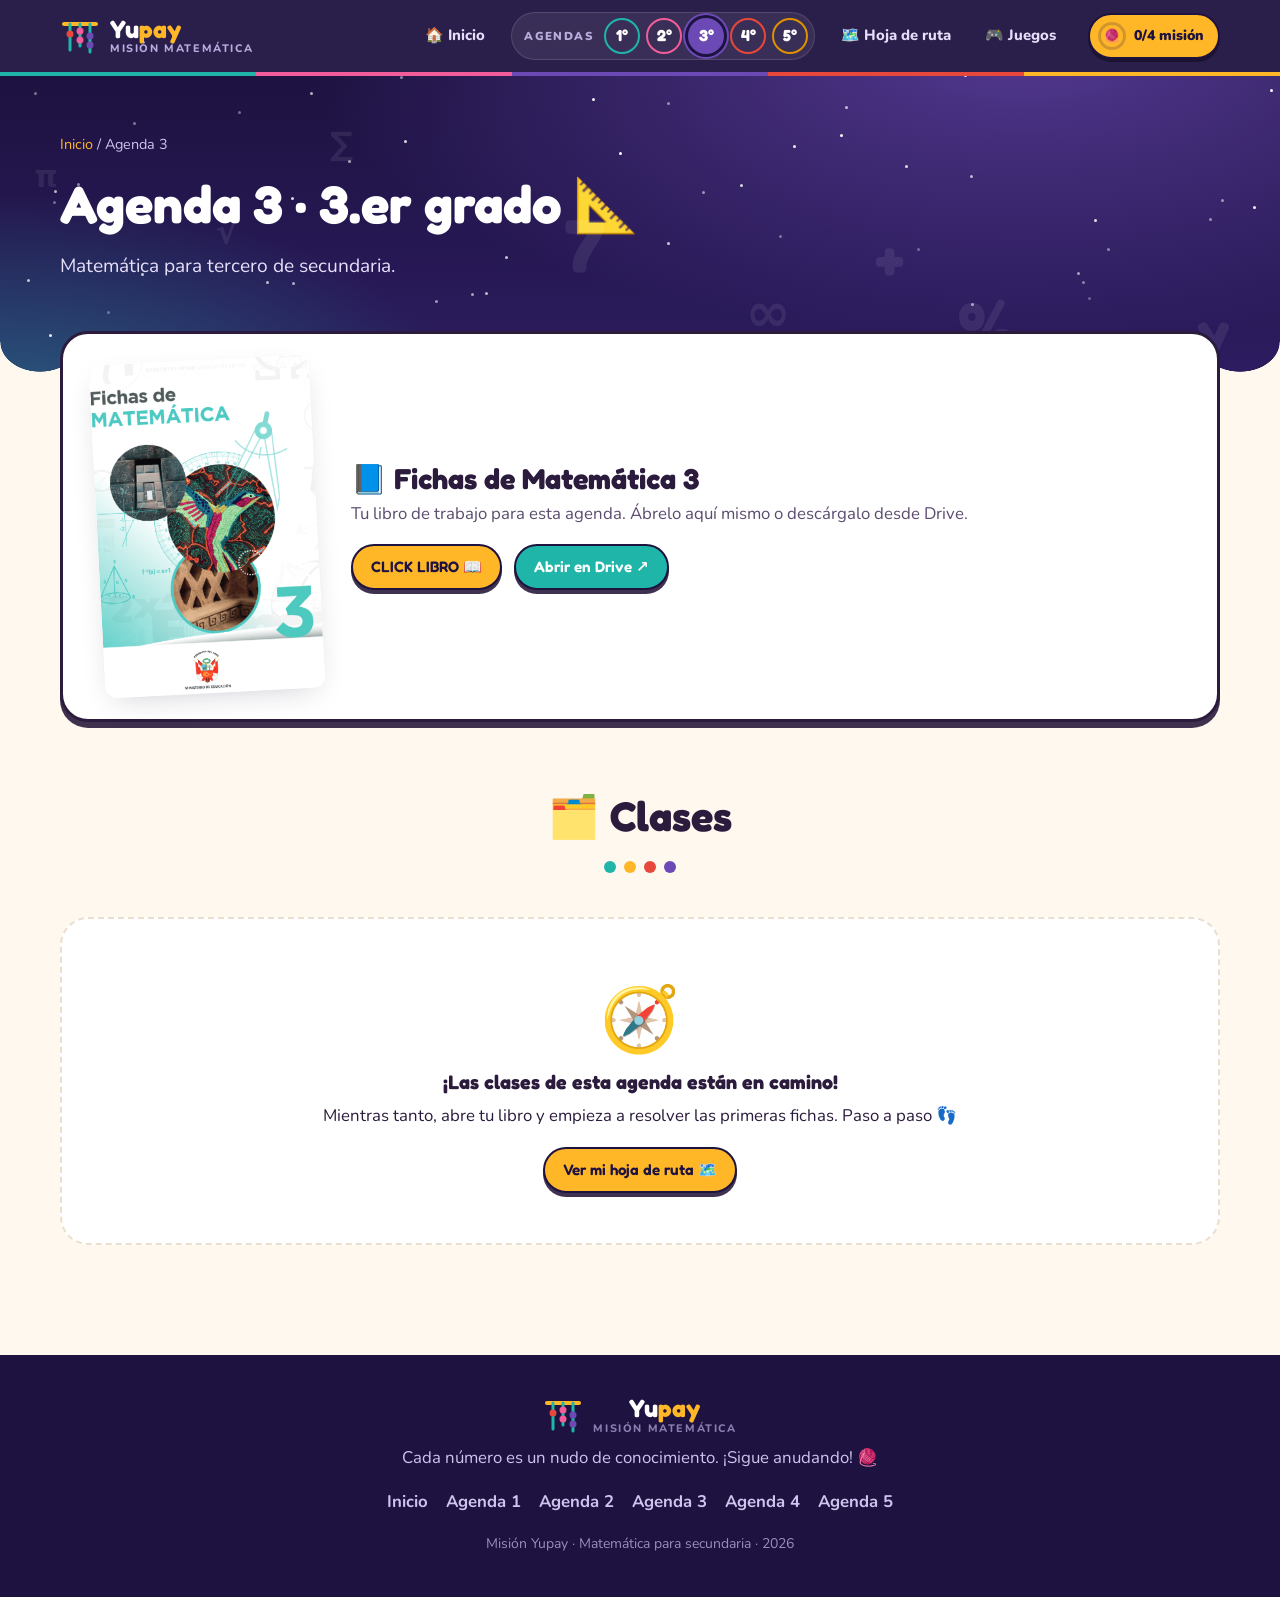
<file: agenda-3.html>
<!DOCTYPE html>
<html lang="es">
<head>
  <meta charset="UTF-8">
  <meta name="viewport" content="width=device-width, initial-scale=1">
  <title>Agenda 3 · Yupay</title>
  <meta name="description" content="Agenda 3 de Misión Yupay: fichas de matemática para 3.er grado de secundaria.">
  <link rel="icon" href="data:image/svg+xml,<svg xmlns='http://www.w3.org/2000/svg' viewBox='0 0 100 100'><text y='.9em' font-size='90'>🧶</text></svg>">
  <link rel="preconnect" href="https://fonts.googleapis.com">
  <link rel="preconnect" href="https://fonts.gstatic.com" crossorigin>
  <link href="https://fonts.googleapis.com/css2?family=Fredoka:wght@400;500;600;700&family=Nunito:wght@400;600;700;800;900&display=swap" rel="stylesheet">
  <link rel="stylesheet" href="css/styles.css">
</head>
<body data-page="agenda-3">

<main id="main">
  <section class="hero page">
    <div class="stars" aria-hidden="true"></div>
    <div class="container">
      <p class="crumbs"><a href="index.html">Inicio</a> / Agenda 3</p>
      <h1>Agenda 3 · 3.er grado 📐</h1>
      <p class="lead">Matemática para tercero de secundaria.</p>
    </div>
  </section>

  <div class="container">
    <div class="libro reveal">
      <div class="cover-mini"><img src="assets/img/home-02.png" alt="Portada Fichas de Matemática 3"></div>
      <div>
        <h2>📘 Fichas de Matemática 3</h2>
        <p>Tu libro de trabajo para esta agenda. Ábrelo aquí mismo o descárgalo desde Drive.</p>
        <div class="actions">
          <button class="btn small" data-drive="1KL-sjvJdHXVsd2gfeAgsNymwVsa4f1GR" data-name="Fichas de Matemática 3.pdf">CLICK LIBRO 📖</button>
          <a class="btn small teal" href="https://drive.google.com/file/d/1KL-sjvJdHXVsd2gfeAgsNymwVsa4f1GR/view" target="_blank" rel="noopener">Abrir en Drive ↗</a>
        </div>
      </div>
      
    </div>
  </div>

  <section>
    <div class="container">
      <div class="section-title reveal">
        <h2>🗂️ Clases</h2>
        <div class="knot-divider" aria-hidden="true"><i></i><i></i><i></i><i></i></div>
      </div>
      <div class="pronto reveal">
        <div class="big" aria-hidden="true">🧭</div>
        <h3>¡Las clases de esta agenda están en camino!</h3>
        <p>Mientras tanto, abre tu libro y empieza a resolver las primeras fichas. Paso a paso 👣</p>
        <a class="btn small" href="index.html#ruta">Ver mi hoja de ruta 🗺️</a>
      </div>
    </div>
  </section>
</main>

<script src="js/main.js"></script>
</body>
</html>
</file>
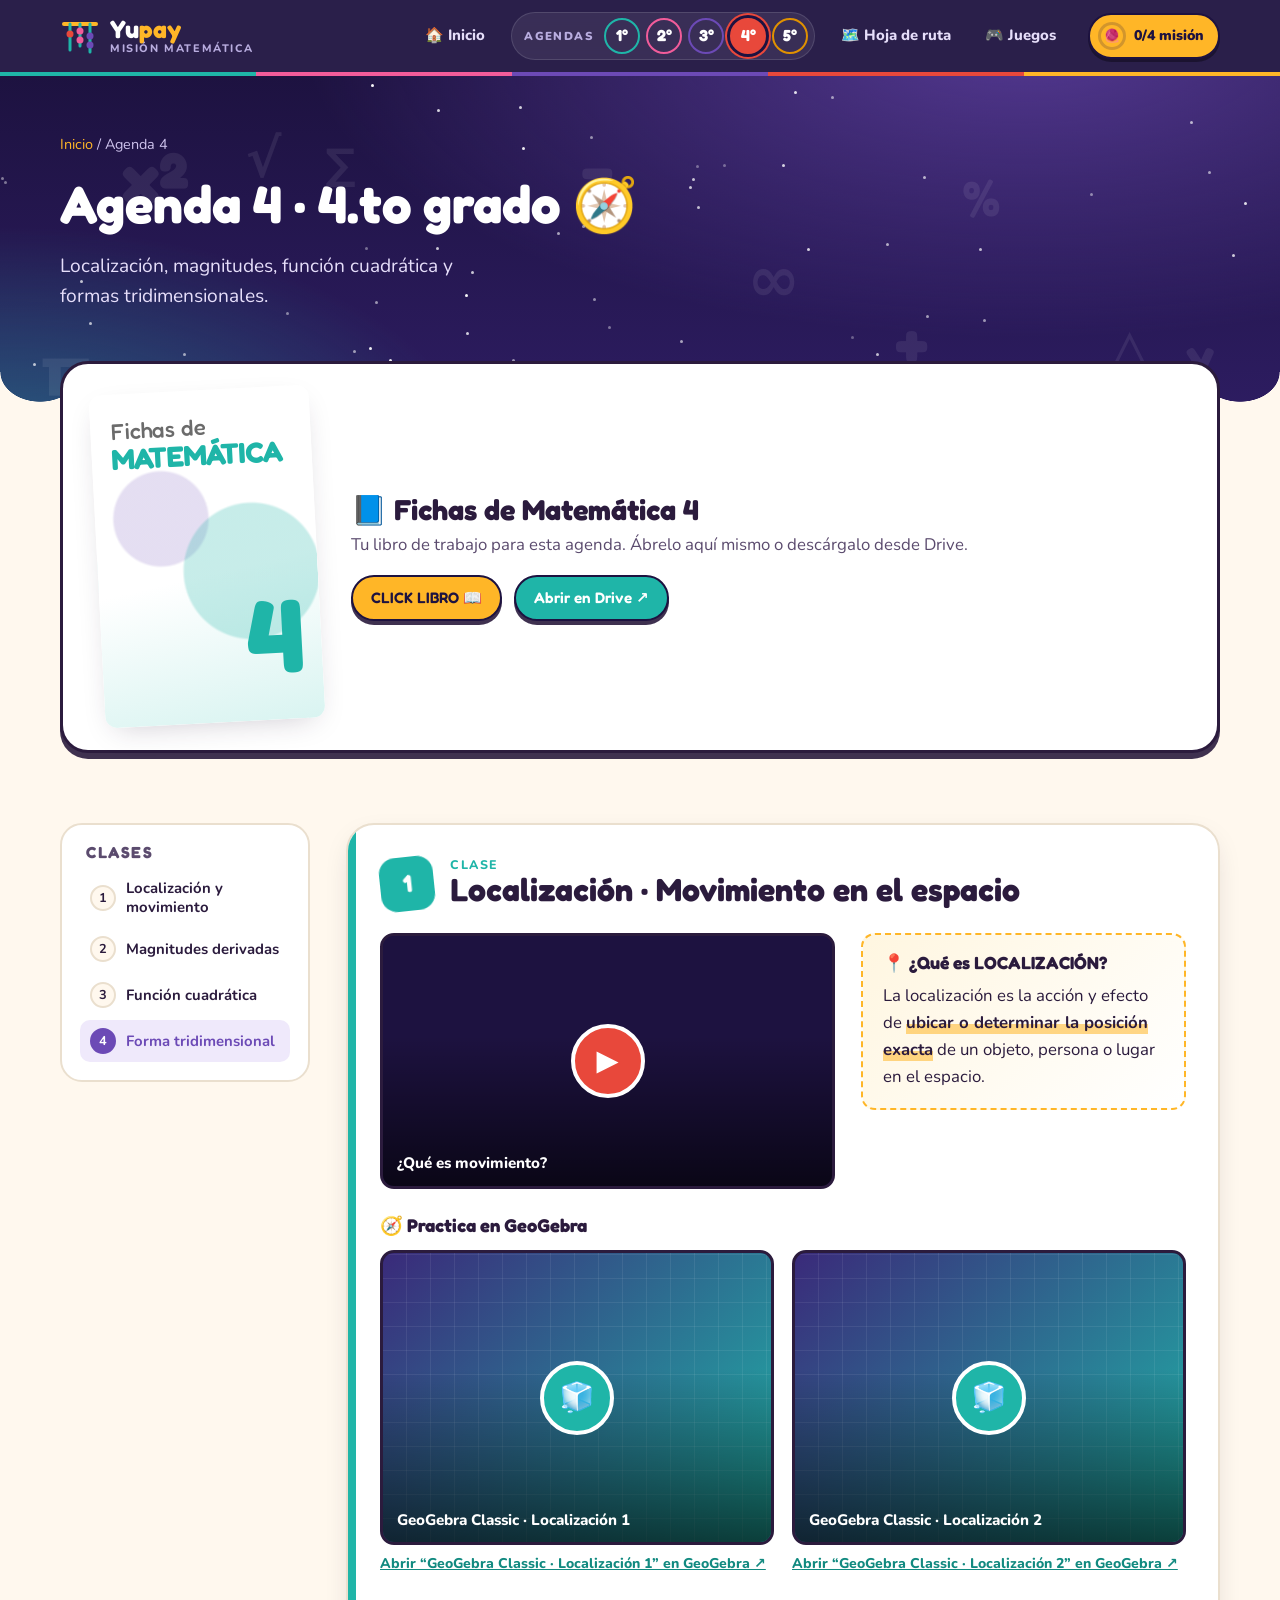
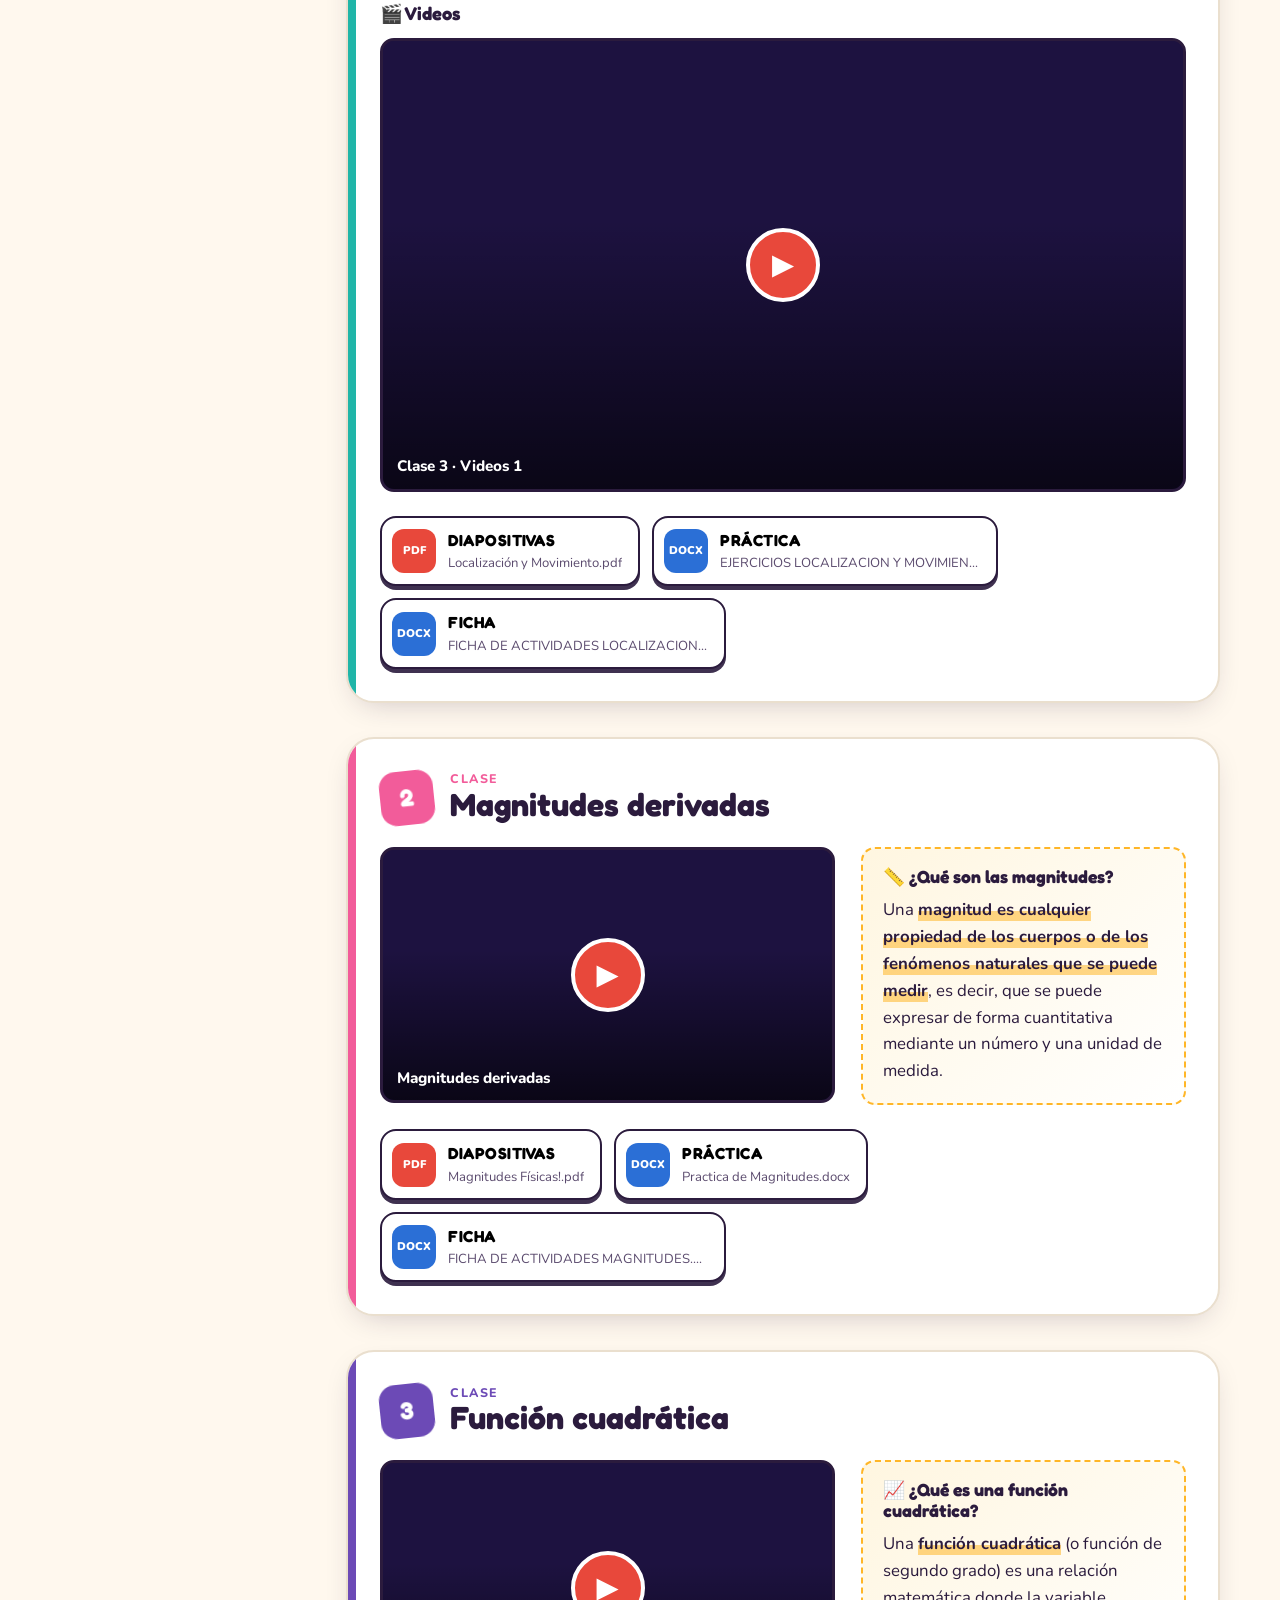
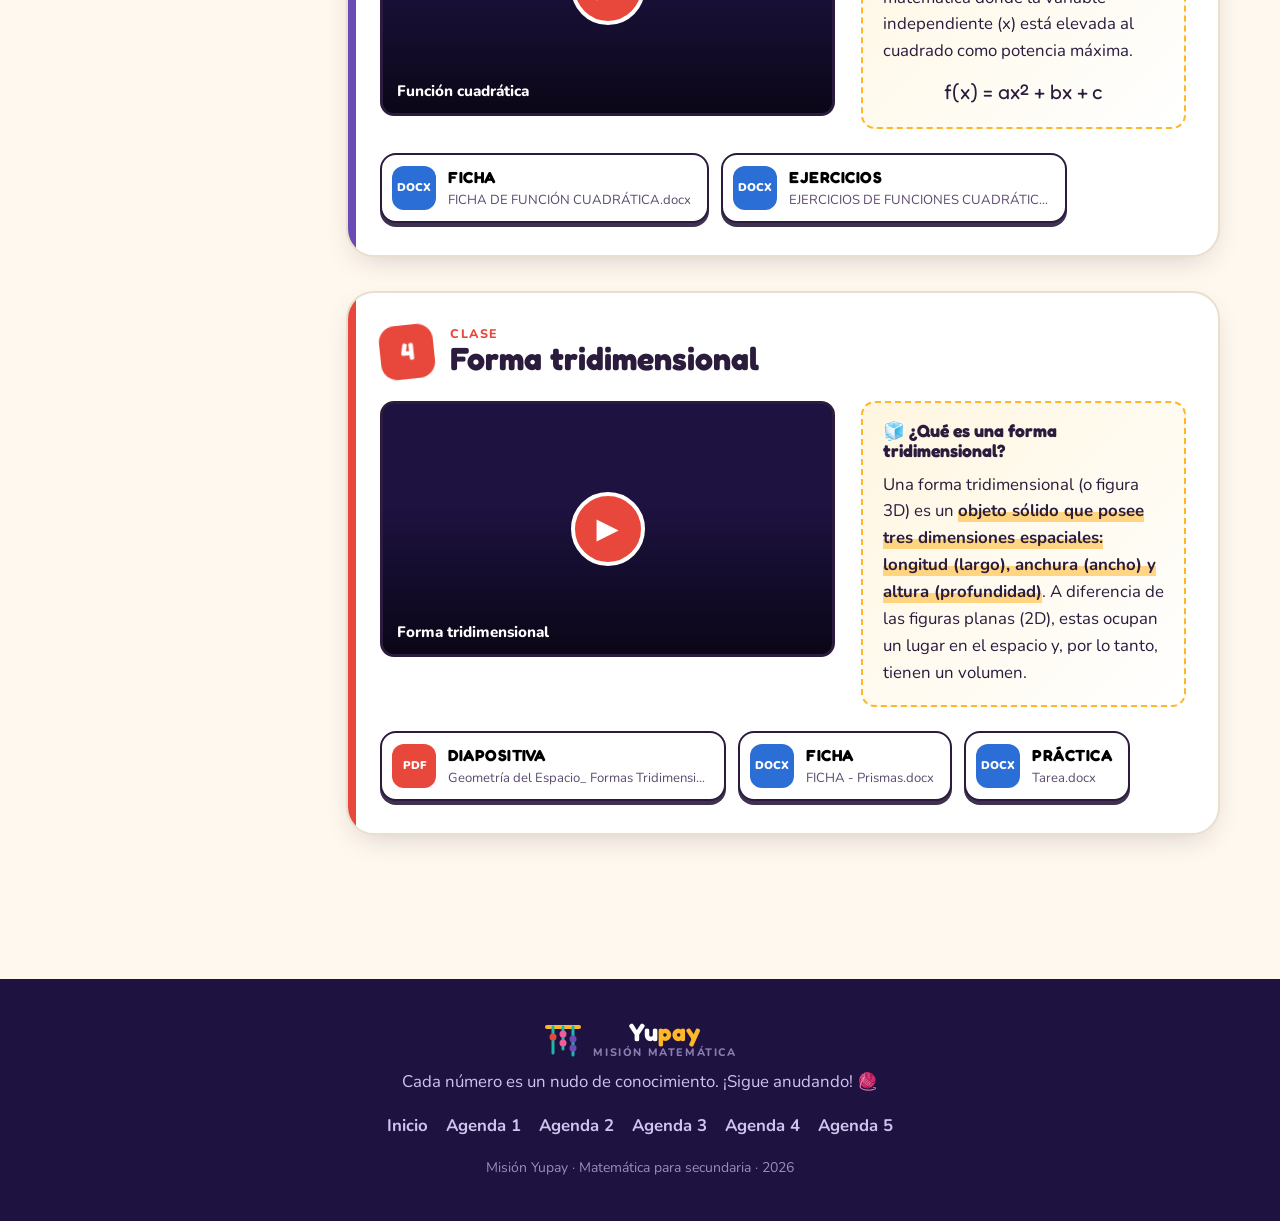
<file: agenda-4.html>
<!DOCTYPE html>
<html lang="es">
<head>
  <meta charset="UTF-8">
  <meta name="viewport" content="width=device-width, initial-scale=1">
  <title>Agenda 4 · Yupay</title>
  <meta name="description" content="Agenda 4 de Misión Yupay: localización y movimiento, magnitudes derivadas, función cuadrática y formas 3D.">
  <link rel="icon" href="data:image/svg+xml,<svg xmlns='http://www.w3.org/2000/svg' viewBox='0 0 100 100'><text y='.9em' font-size='90'>🧶</text></svg>">
  <link rel="preconnect" href="https://fonts.googleapis.com">
  <link rel="preconnect" href="https://fonts.gstatic.com" crossorigin>
  <link href="https://fonts.googleapis.com/css2?family=Fredoka:wght@400;500;600;700&family=Nunito:wght@400;600;700;800;900&display=swap" rel="stylesheet">
  <link rel="stylesheet" href="css/styles.css">
</head>
<body data-page="agenda-4">

<main id="main">
  <section class="hero page">
    <div class="stars" aria-hidden="true"></div>
    <div class="container">
      <p class="crumbs"><a href="index.html">Inicio</a> / Agenda 4</p>
      <h1>Agenda 4 · 4.to grado 🧭</h1>
      <p class="lead">Localización, magnitudes, función cuadrática y formas tridimensionales.</p>
    </div>
  </section>

  <div class="container">
    <div class="libro reveal">
      <div class="cover-mini"><div class="cover"><div class="t1">Fichas de</div><div class="t2">MATEMÁTICA</div><div class="n">4</div></div></div>
      <div>
        <h2>📘 Fichas de Matemática 4</h2>
        <p>Tu libro de trabajo para esta agenda. Ábrelo aquí mismo o descárgalo desde Drive.</p>
        <div class="actions">
          <button class="btn small" data-drive="1w7EfVGozHYADuqUcWDLl5r0b9452TNJf" data-name="Fichas de Matemática 4.pdf">CLICK LIBRO 📖</button>
          <a class="btn small teal" href="https://drive.google.com/file/d/1w7EfVGozHYADuqUcWDLl5r0b9452TNJf/view" target="_blank" rel="noopener">Abrir en Drive ↗</a>
        </div>
      </div>
      
    </div>
  </div>

  <section>
    <div class="container clases-layout">
      <aside class="toc" aria-label="Clases de la agenda">
        <h3>Clases</h3>
        <ol>
          <li><a href="#localizacion">Localización y movimiento</a></li>
          <li><a href="#magnitudes">Magnitudes derivadas</a></li>
          <li><a href="#cuadratica">Función cuadrática</a></li>
          <li><a href="#tridimensional">Forma tridimensional</a></li>
        </ol>
      </aside>

      <div>
        <!-- 1 -->
        <article class="leccion reveal" id="localizacion">
          <header class="leccion-head"><span class="num">1</span><h2><small>Clase</small>Localización · Movimiento en el espacio</h2></header>
          <div class="leccion-grid">
            <div class="embed" data-yt="j1MII9U9ALQ" data-title="¿Qué es movimiento?"></div>
            <div class="defin">
              <h3>📍 ¿Qué es LOCALIZACIÓN?</h3>
              <p>La localización es la acción y efecto de <mark>ubicar o determinar la posición exacta</mark> de un objeto, persona o lugar en el espacio.</p>
            </div>
          </div>
          <div class="sub">
            <h3>🧭 Practica en GeoGebra</h3>
            <div class="media-row">
              <div class="embed geo" data-geo="myxsyydn" data-title="GeoGebra Classic · Localización 1"></div>
              <div class="embed geo" data-geo="trmwhbey" data-title="GeoGebra Classic · Localización 2"></div>
            </div>
          </div>
          <div class="sub">
            <h3>🎬 Videos</h3>
            <div class="media-row">
              <div class="embed" data-yt="ijgZa48-1-Q" data-title="Clase 3 · Videos 1"></div>
            </div>
          </div>
          <div class="recursos">
            <button class="recurso" data-drive="1ZMYk02dFTbnu36L9vSFI6fQZcGkAuS6e" data-tipo="DIAPOSITIVAS" data-name="Localización y Movimiento.pdf"></button>
            <button class="recurso" data-drive="1kS5MzLeLNMF3SLlowrznI0zghMUo3evZ" data-tipo="PRÁCTICA" data-name="EJERCICIOS LOCALIZACION Y MOVIMIENTO EN EL PLANO Y EL ESPACIO.docx"></button>
            <button class="recurso" data-drive="1JfcIGRq0UmkvYRJdOQZSQNQsVOUxNwY9" data-tipo="FICHA" data-name="FICHA DE ACTIVIDADES LOCALIZACION Y MOVIMIENTO EN EL PLANO Y EL ESPACIO.docx"></button>
          </div>
        </article>

        <!-- 2 -->
        <article class="leccion reveal" id="magnitudes">
          <header class="leccion-head"><span class="num">2</span><h2><small>Clase</small>Magnitudes derivadas</h2></header>
          <div class="leccion-grid">
            <div class="embed" data-yt="51oQYS0wUVI" data-title="Magnitudes derivadas"></div>
            <div class="defin">
              <h3>📏 ¿Qué son las magnitudes?</h3>
              <p>Una <mark>magnitud es cualquier propiedad de los cuerpos o de los fenómenos naturales que se puede medir</mark>, es decir, que se puede expresar de forma cuantitativa mediante un número y una unidad de medida.</p>
            </div>
          </div>
          <div class="recursos">
            <button class="recurso" data-drive="1xgQeIb6XFv2U9YZvG8utwf9ZDx2sD9ID" data-tipo="DIAPOSITIVAS" data-name="Magnitudes Físicas!.pdf"></button>
            <button class="recurso" data-drive="1EYfeIhldNw0uxcpL-8EOSOdiZVvZIgaY" data-tipo="PRÁCTICA" data-name="Practica de Magnitudes.docx"></button>
            <button class="recurso" data-drive="1j2px2gmhlURpGLegAyN-6mirCwaEH5OH" data-tipo="FICHA" data-name="FICHA DE ACTIVIDADES MAGNITUDES.docx"></button>
          </div>
        </article>

        <!-- 3 -->
        <article class="leccion reveal" id="cuadratica">
          <header class="leccion-head"><span class="num">3</span><h2><small>Clase</small>Función cuadrática</h2></header>
          <div class="leccion-grid">
            <div class="embed" data-yt="edE5Y1kOgFw" data-title="Función cuadrática"></div>
            <div class="defin">
              <h3>📈 ¿Qué es una función cuadrática?</h3>
              <p>Una <mark>función cuadrática</mark> (o función de segundo grado) es una relación matemática donde la variable independiente (x) está elevada al cuadrado como potencia máxima.</p>
              <p style="margin-top:10px;font-family:var(--font-head);font-size:1.3rem;text-align:center">f(x) = ax² + bx + c</p>
            </div>
          </div>
          <div class="recursos">
            <button class="recurso" data-drive="1n41083ady1v9sZ46R_yi8bksgTatE2c8" data-tipo="FICHA" data-name="FICHA DE FUNCIÓN CUADRÁTICA.docx"></button>
            <button class="recurso" data-drive="1JNJJ86OfU8-2IRJdF8VSJLmpvPoYWOP8" data-tipo="EJERCICIOS" data-name="EJERCICIOS DE FUNCIONES CUADRÁTICAS.docx"></button>
          </div>
        </article>

        <!-- 4 -->
        <article class="leccion reveal" id="tridimensional">
          <header class="leccion-head"><span class="num">4</span><h2><small>Clase</small>Forma tridimensional</h2></header>
          <div class="leccion-grid">
            <div class="embed" data-yt="kaW1NO_AAto" data-title="Forma tridimensional"></div>
            <div class="defin">
              <h3>🧊 ¿Qué es una forma tridimensional?</h3>
              <p>Una forma tridimensional (o figura 3D) es un <mark>objeto sólido que posee tres dimensiones espaciales: longitud (largo), anchura (ancho) y altura (profundidad)</mark>. A diferencia de las figuras planas (2D), estas ocupan un lugar en el espacio y, por lo tanto, tienen un volumen.</p>
            </div>
          </div>
          <div class="recursos">
            <button class="recurso" data-drive="1O7Yqv3Sq9xa3d6Ms0MSCRrya1CB3iY8_" data-tipo="DIAPOSITIVA" data-name="Geometría del Espacio_ Formas Tridimensionales.pdf"></button>
            <button class="recurso" data-drive="1VK9hykN90WQhIbYTlsGn0hJvEayUplLY" data-tipo="FICHA" data-name="FICHA - Prismas.docx"></button>
            <button class="recurso" data-drive="1spYB_VUTdO4dLNCifq-4KEd2bDq_kRT3" data-tipo="PRÁCTICA" data-name="Tarea.docx"></button>
          </div>
        </article>
      </div>
    </div>
  </section>
</main>

<script src="js/main.js"></script>
</body>
</html>
</file>
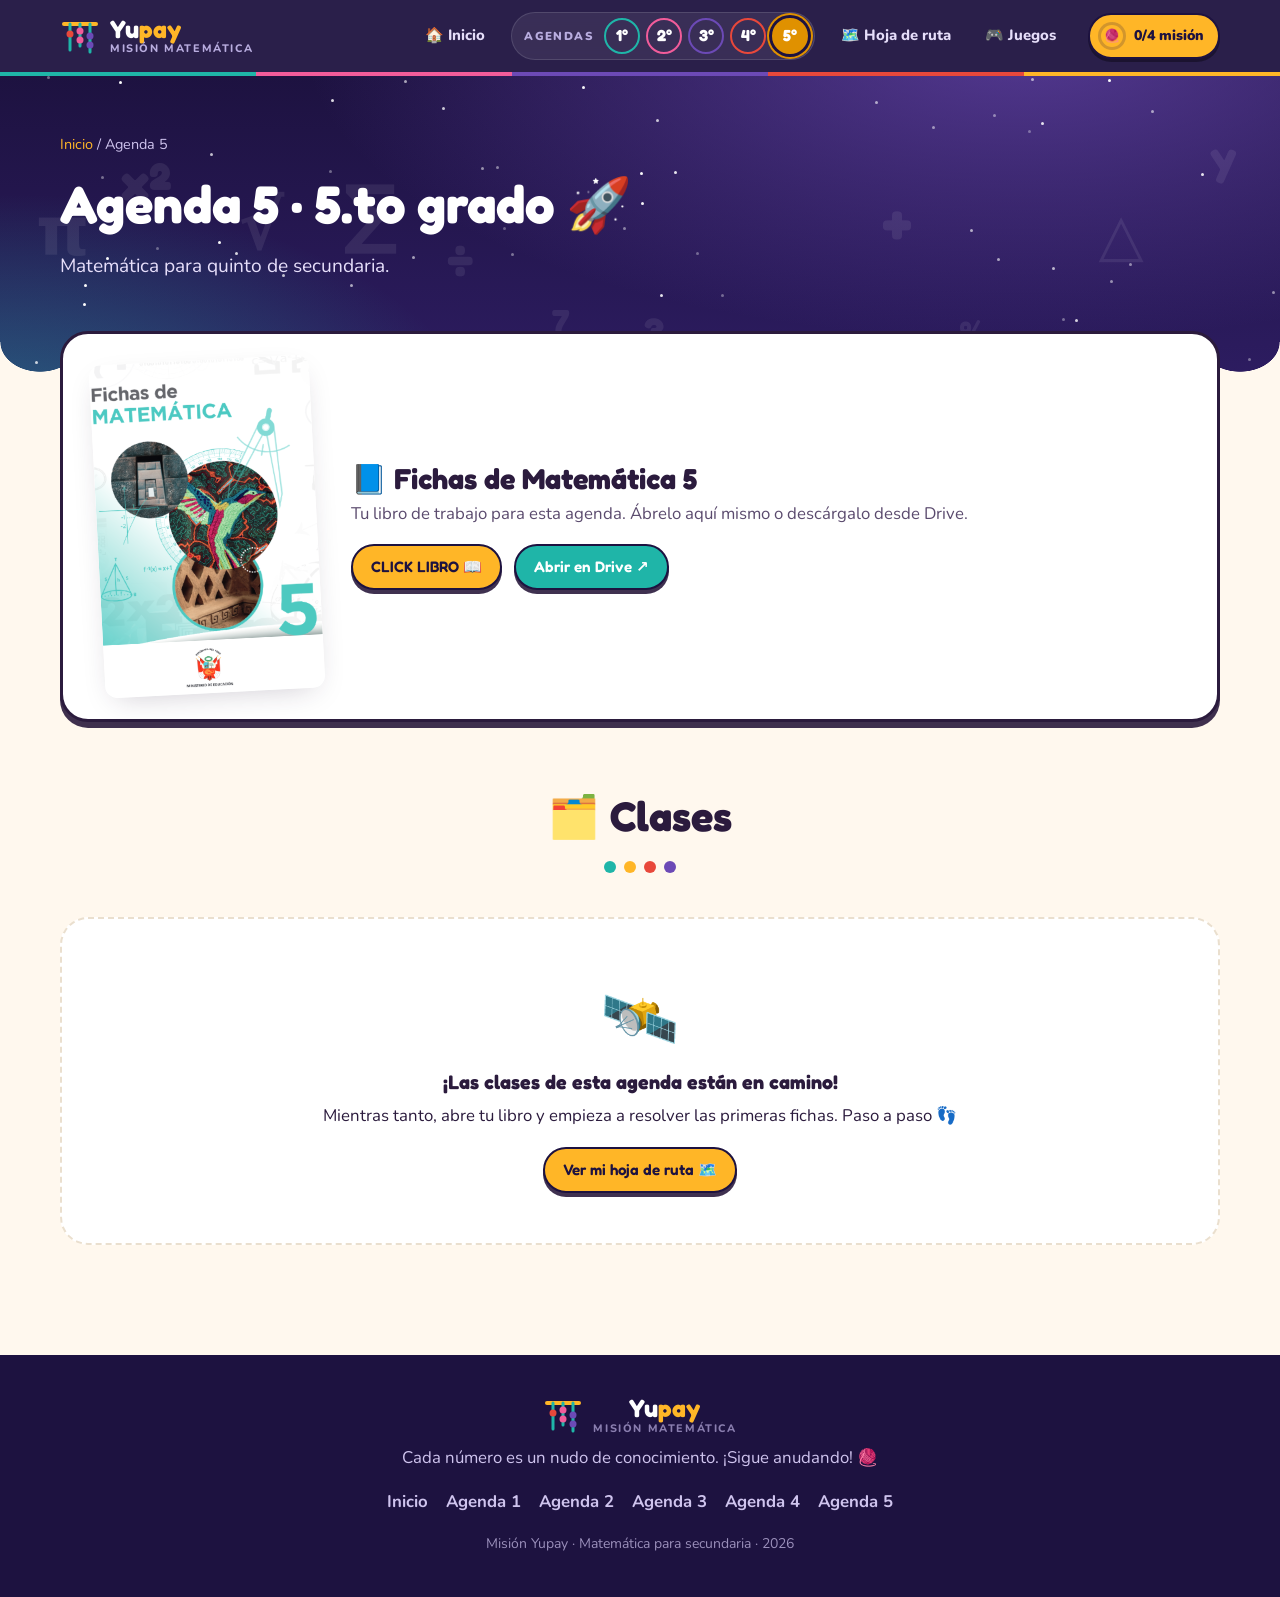
<file: agenda-5.html>
<!DOCTYPE html>
<html lang="es">
<head>
  <meta charset="UTF-8">
  <meta name="viewport" content="width=device-width, initial-scale=1">
  <title>Agenda 5 · Yupay</title>
  <meta name="description" content="Agenda 5 de Misión Yupay: fichas de matemática para 5.to grado de secundaria.">
  <link rel="icon" href="data:image/svg+xml,<svg xmlns='http://www.w3.org/2000/svg' viewBox='0 0 100 100'><text y='.9em' font-size='90'>🧶</text></svg>">
  <link rel="preconnect" href="https://fonts.googleapis.com">
  <link rel="preconnect" href="https://fonts.gstatic.com" crossorigin>
  <link href="https://fonts.googleapis.com/css2?family=Fredoka:wght@400;500;600;700&family=Nunito:wght@400;600;700;800;900&display=swap" rel="stylesheet">
  <link rel="stylesheet" href="css/styles.css">
</head>
<body data-page="agenda-5">

<main id="main">
  <section class="hero page">
    <div class="stars" aria-hidden="true"></div>
    <div class="container">
      <p class="crumbs"><a href="index.html">Inicio</a> / Agenda 5</p>
      <h1>Agenda 5 · 5.to grado 🚀</h1>
      <p class="lead">Matemática para quinto de secundaria.</p>
    </div>
  </section>

  <div class="container">
    <div class="libro reveal">
      <div class="cover-mini"><img src="assets/img/home-04.png" alt="Portada Fichas de Matemática 5"></div>
      <div>
        <h2>📘 Fichas de Matemática 5</h2>
        <p>Tu libro de trabajo para esta agenda. Ábrelo aquí mismo o descárgalo desde Drive.</p>
        <div class="actions">
          <button class="btn small" data-drive="1QIUlnUPpFgcaFWvFdiLzLjmSKd3uZN8N" data-name="Fichas de Matemática 5.pdf">CLICK LIBRO 📖</button>
          <a class="btn small teal" href="https://drive.google.com/file/d/1QIUlnUPpFgcaFWvFdiLzLjmSKd3uZN8N/view" target="_blank" rel="noopener">Abrir en Drive ↗</a>
        </div>
      </div>
      
    </div>
  </div>

  <section>
    <div class="container">
      <div class="section-title reveal">
        <h2>🗂️ Clases</h2>
        <div class="knot-divider" aria-hidden="true"><i></i><i></i><i></i><i></i></div>
      </div>
      <div class="pronto reveal">
        <div class="big" aria-hidden="true">🛰️</div>
        <h3>¡Las clases de esta agenda están en camino!</h3>
        <p>Mientras tanto, abre tu libro y empieza a resolver las primeras fichas. Paso a paso 👣</p>
        <a class="btn small" href="index.html#ruta">Ver mi hoja de ruta 🗺️</a>
      </div>
    </div>
  </section>
</main>

<script src="js/main.js"></script>
</body>
</html>
</file>
<file: css/styles.css>
/* ==========================================================
   MISIÓN YUPAY — estilos compartidos
   ========================================================== */
:root {
  --bg: #fff8ee;
  --surface: #ffffff;
  --ink: #2b1b3d;
  --ink-soft: #5b4b6e;
  --line: #eadfce;
  --night: #1d1240;
  --night-2: #2e1d63;
  --teal: #1fb5a8;
  --teal-dark: #128a80;
  --sun: #ffb627;
  --red: #e8483b;
  --pink: #f25c9a;
  --violet: #6c4ab6;
  --green: #3fbf6f;
  --radius: 22px;
  --radius-sm: 14px;
  --shadow: 0 10px 30px -12px rgba(43, 27, 61, .25);
  --shadow-pop: 0 6px 0 rgba(43, 27, 61, .9);
  --font-head: "Fredoka", "Baloo 2", system-ui, sans-serif;
  --font-body: "Nunito", system-ui, sans-serif;
  --maxw: 1160px;
}

*, *::before, *::after { box-sizing: border-box; }
html { scroll-behavior: smooth; scroll-padding-top: 90px; }
body {
  margin: 0;
  font-family: var(--font-body);
  font-size: 1.05rem;
  line-height: 1.6;
  color: var(--ink);
  background: var(--bg);
  overflow-x: hidden;
}
img { max-width: 100%; display: block; }
a { color: inherit; }
h1, h2, h3, h4 { font-family: var(--font-head); line-height: 1.15; margin: 0 0 .5em; }
p { margin: 0 0 1em; }
button { font: inherit; cursor: pointer; }
:focus-visible { outline: 3px solid var(--sun); outline-offset: 3px; border-radius: 6px; }

.container { width: min(var(--maxw), 100% - 32px); margin-inline: auto; }
.skip { position: absolute; left: -999px; top: 8px; background: var(--sun); padding: 8px 14px; border-radius: 10px; z-index: 100; }
.skip:focus { left: 8px; }

/* ---------- Header ---------- */
.site-header {
  position: sticky; top: 0; z-index: 50;
  background: rgba(29, 18, 64, .94);
  backdrop-filter: blur(12px);
  color: #fff;
  border-bottom: 1px solid rgba(255, 255, 255, .1);
  transition: box-shadow .25s;
}
.site-header::after { /* cinta de colores tipo quipu */
  content: ""; position: absolute; left: 0; right: 0; bottom: -4px; height: 4px;
  background: linear-gradient(90deg, var(--teal) 0 20%, var(--pink) 20% 40%, var(--violet) 40% 60%, var(--red) 60% 80%, var(--sun) 80%);
}
.site-header.scrolled { box-shadow: 0 10px 30px -10px rgba(0, 0, 0, .5); }
.site-header .hbar { display: flex; align-items: center; gap: 18px; height: 72px; transition: height .25s; }
.site-header.scrolled .hbar { height: 62px; }

.brand { display: flex; align-items: center; gap: 10px; text-decoration: none; flex: none; }
.brand-knot { width: 40px; height: 40px; }
.brand-text { display: flex; flex-direction: column; line-height: 1; }
.brand-text span { font-family: var(--font-head); font-size: 1.55rem; font-weight: 700; letter-spacing: .5px; }
.brand-text span b { color: var(--sun); }
.brand-text small { font-size: .68rem; font-weight: 800; letter-spacing: 1.6px; text-transform: uppercase; color: #b9addf; margin-top: 3px; }

.nav { display: flex; align-items: center; gap: 6px; margin-left: auto; }
.nav-link {
  display: inline-flex; align-items: center; gap: 6px; text-decoration: none; font-weight: 800; font-size: .93rem;
  padding: 9px 14px; border-radius: 12px; color: #e6defa; transition: background .2s, color .2s;
}
.nav-link:hover { background: rgba(255, 255, 255, .1); color: #fff; }
.nav-link[aria-current="page"] { color: #fff; background: rgba(255, 255, 255, .12); box-shadow: inset 0 -3px 0 var(--sun); }

.grades { display: flex; align-items: center; gap: 6px; padding: 5px 6px 5px 12px; margin: 0 6px; background: rgba(255, 255, 255, .07); border: 1px solid rgba(255, 255, 255, .12); border-radius: 999px; }
.grades-label { font-size: .72rem; font-weight: 900; letter-spacing: 1.4px; text-transform: uppercase; color: #b9addf; margin-right: 4px; }
.g {
  position: relative; width: 36px; height: 36px; border-radius: 50%; display: grid; place-items: center;
  text-decoration: none; font-family: var(--font-head); font-weight: 700; font-size: 1rem;
  color: #fff; border: 2px solid var(--c); background: transparent; transition: background .2s, transform .2s;
}
.g:hover { background: var(--c); transform: translateY(-2px); }
.g[aria-current="page"] { background: var(--c); box-shadow: 0 0 0 3px rgba(29, 18, 64, 1), 0 0 0 5px var(--c); }
.g::after { /* tooltip */
  content: attr(data-tip); position: absolute; top: calc(100% + 10px); left: 50%; translate: -50% -4px;
  white-space: nowrap; background: #fff; color: var(--ink); font-family: var(--font-body); font-size: .78rem; font-weight: 800;
  padding: 5px 10px; border-radius: 8px; opacity: 0; pointer-events: none; transition: .15s; box-shadow: var(--shadow);
}
.g:hover::after, .g:focus-visible::after { opacity: 1; translate: -50% 0; }

.mision-chip {
  flex: none; display: inline-flex; align-items: center; gap: 8px; text-decoration: none;
  background: var(--sun); color: var(--night); font-weight: 900; font-size: .88rem;
  padding: 7px 14px 7px 8px; border-radius: 999px; border: 2px solid var(--night); box-shadow: 0 3px 0 rgba(0, 0, 0, .35);
  transition: transform .15s;
}
.mision-chip:hover { transform: translateY(-2px); }
.mision-chip .ring { width: 28px; height: 28px; border-radius: 50%; display: grid; place-items: center; font-size: .95rem;
  background: conic-gradient(var(--night) calc(var(--p, 0) * 1%), rgba(29, 18, 64, .2) 0); }
.mision-chip .ring::before { content: "🧶"; width: 22px; height: 22px; border-radius: 50%; background: var(--sun); display: grid; place-items: center; font-size: .8rem; }
.mision-chip.done { background: var(--green); color: #fff; }
.mision-chip.done .ring::before { background: var(--green); content: "🏆"; }

.menu-btn {
  display: none; align-items: center; gap: 8px; margin-left: 4px; background: rgba(255, 255, 255, .08);
  border: 1px solid rgba(255, 255, 255, .25); color: #fff; border-radius: 12px; height: 44px; padding: 0 14px; font-weight: 800; font-size: .9rem;
}
.burger { width: 20px; height: 14px; position: relative; }
.burger i { position: absolute; left: 0; right: 0; height: 2.5px; border-radius: 2px; background: currentColor; transition: .25s; }
.burger i:nth-child(1) { top: 0; } .burger i:nth-child(2) { top: 6px; } .burger i:nth-child(3) { top: 12px; }
.menu-btn[aria-expanded="true"] .burger i:nth-child(1) { top: 6px; rotate: 45deg; }
.menu-btn[aria-expanded="true"] .burger i:nth-child(2) { opacity: 0; }
.menu-btn[aria-expanded="true"] .burger i:nth-child(3) { top: 6px; rotate: -45deg; }

/* Panel móvil */
.drawer { display: none; }
.drawer-backdrop { display: none; }
@media (max-width: 1020px) {
  .nav { display: none; }
  .mision-chip { margin-left: auto; }
  .menu-btn { display: inline-flex; }
  .drawer {
    display: block; position: absolute; left: 0; right: 0; top: calc(100% + 4px);
    background: var(--night); padding: 20px 16px 26px; max-height: calc(100vh - 76px); overflow-y: auto;
    border-bottom: 1px solid rgba(255, 255, 255, .1);
    transform: translateY(-10px); opacity: 0; visibility: hidden; transition: .22s;
  }
  .drawer.open { transform: none; opacity: 1; visibility: visible; }
  .drawer-backdrop { display: block; position: fixed; inset: 0; top: 76px; background: rgba(10, 5, 25, .55); opacity: 0; visibility: hidden; transition: .22s; z-index: 49; }
  .drawer-backdrop.open { opacity: 1; visibility: visible; }
}
.drawer h2 { font-size: .75rem; font-family: var(--font-body); font-weight: 900; letter-spacing: 1.6px; text-transform: uppercase; color: #b9addf; margin: 0 4px 10px; }
.drawer-grades { display: grid; grid-template-columns: repeat(auto-fill, minmax(150px, 1fr)); gap: 10px; margin-bottom: 22px; }
.dg {
  display: flex; align-items: center; gap: 12px; text-decoration: none; padding: 12px; border-radius: 16px;
  background: rgba(255, 255, 255, .06); border: 1px solid rgba(255, 255, 255, .12); transition: background .2s;
}
.dg:hover { background: rgba(255, 255, 255, .12); }
.dg[aria-current="page"] { border-color: var(--c); background: color-mix(in srgb, var(--c) 22%, transparent); }
.dg .n { flex: none; width: 42px; height: 42px; border-radius: 12px; background: var(--c); display: grid; place-items: center; font-family: var(--font-head); font-weight: 700; font-size: 1.2rem; }
.dg b { display: block; font-family: var(--font-head); font-size: 1.05rem; }
.dg small { display: block; color: #b9addf; font-size: .78rem; font-weight: 700; line-height: 1.3; }
.drawer-links { display: grid; grid-template-columns: repeat(3, 1fr); gap: 10px; }
.drawer-links a { display: flex; flex-direction: column; align-items: center; gap: 4px; text-decoration: none; padding: 14px 8px; border-radius: 16px; background: rgba(255, 255, 255, .06); font-weight: 800; font-size: .88rem; text-align: center; }
.drawer-links a span { font-size: 1.5rem; }
.drawer-links a[aria-current="page"] { background: rgba(255, 182, 39, .18); color: var(--sun); }
body.menu-open { overflow: hidden; }
@media (max-width: 480px) {
  .brand-text small { display: none; }
  .mision-chip .txt { display: none; }
  .mision-chip { padding: 6px; }
  .menu-btn .lbl { display: none; }
  .menu-btn { padding: 0 12px; }
}

/* ---------- Buttons ---------- */
.btn {
  display: inline-flex; align-items: center; gap: 10px;
  font-family: var(--font-head); font-weight: 600; font-size: 1.15rem;
  text-decoration: none; color: var(--night);
  background: var(--sun); border: 3px solid var(--night);
  padding: 14px 28px; border-radius: 999px;
  box-shadow: var(--shadow-pop);
  transition: transform .12s, box-shadow .12s;
}
.btn:hover { transform: translateY(-2px); box-shadow: 0 8px 0 rgba(43,27,61,.9); }
.btn:active { transform: translateY(4px); box-shadow: 0 2px 0 rgba(43,27,61,.9); }
.btn.teal { background: var(--teal); color: #fff; }
.btn.small { font-size: .95rem; padding: 9px 18px; box-shadow: 0 4px 0 rgba(43,27,61,.9); border-width: 2px; }

/* ---------- Hero ---------- */
.hero {
  position: relative; overflow: hidden; color: #fff;
  background:
    radial-gradient(1200px 500px at 80% -10%, rgba(108, 74, 182, .7), transparent 60%),
    radial-gradient(800px 400px at 0% 110%, rgba(31, 181, 168, .45), transparent 60%),
    linear-gradient(180deg, var(--night), var(--night-2));
  padding: 90px 0 120px;
}
.hero::after { /* borde ondulado */
  content: ""; position: absolute; left: 0; right: 0; bottom: -1px; height: 60px;
  background: var(--bg);
  -webkit-mask: radial-gradient(40px 30px at 50% 0, transparent 98%, #000) 0 0 / 80px 60px repeat-x;
          mask: radial-gradient(40px 30px at 50% 0, transparent 98%, #000) 0 0 / 80px 60px repeat-x;
}
.stars { position: absolute; inset: 0; pointer-events: none; }
.stars i { position: absolute; width: 3px; height: 3px; background: #fff; border-radius: 50%; animation: twinkle 3s infinite ease-in-out; }
@keyframes twinkle { 50% { opacity: .2; transform: scale(.6); } }
.float-num {
  position: absolute; font-family: var(--font-head); font-weight: 700; color: rgba(255,255,255,.08);
  animation: drift 9s infinite ease-in-out; pointer-events: none; user-select: none;
}
@keyframes drift { 50% { transform: translateY(-24px) rotate(8deg); } }

.hero-grid { position: relative; display: grid; grid-template-columns: 1.3fr 1fr; gap: 40px; align-items: center; }
.badge {
  display: inline-block; background: rgba(255, 182, 39, .15); color: var(--sun);
  border: 1px solid rgba(255, 182, 39, .5);
  padding: 6px 14px; border-radius: 999px; font-weight: 800; font-size: .85rem; letter-spacing: 1.5px; text-transform: uppercase;
}
.hero h1 { font-size: clamp(2.3rem, 5.5vw, 4.2rem); margin: 18px 0 16px; }
.hero h1 .hl { color: var(--sun); display: inline-block; }
.hero .lead { font-size: 1.2rem; color: #e6defa; max-width: 34ch; }
.hero .lead strong { color: #fff; background: linear-gradient(transparent 60%, rgba(242, 92, 154, .6) 60%); }
.hero .greet { font-family: var(--font-head); font-size: 1.5rem; color: var(--teal); margin-bottom: 6px; }
.rocket { display: inline-block; animation: bob 2.4s infinite ease-in-out; }
@keyframes bob { 50% { transform: translateY(-8px) rotate(-6deg); } }

.quipu { width: 100%; max-width: 420px; justify-self: center; filter: drop-shadow(0 20px 40px rgba(0,0,0,.35)); }
.quipu .cord { transform-origin: top center; animation: sway 5s infinite ease-in-out; }
.quipu .cord:nth-child(2n) { animation-delay: -1.5s; }
.quipu .cord:nth-child(3n) { animation-delay: -3s; }
@keyframes sway { 50% { transform: rotate(2.5deg); } }

/* Hero de agendas */
.hero.page { padding: 60px 0 100px; }
.hero.page h1 { font-size: clamp(2rem, 4.5vw, 3.3rem); }
.crumbs { font-size: .9rem; color: #cfc4ee; }
.crumbs a { color: var(--sun); text-decoration: none; }

/* ---------- Sections ---------- */
section { padding: 70px 0; }
.section-title { text-align: center; margin-bottom: 44px; }
.section-title h2 { font-size: clamp(1.8rem, 3.6vw, 2.6rem); }
.section-title p { color: var(--ink-soft); max-width: 60ch; margin-inline: auto; }
.knot-divider { display: flex; justify-content: center; gap: 8px; margin: 10px 0 0; }
.knot-divider i { width: 12px; height: 12px; border-radius: 50%; background: var(--teal); }
.knot-divider i:nth-child(2) { background: var(--sun); }
.knot-divider i:nth-child(3) { background: var(--red); }
.knot-divider i:nth-child(4) { background: var(--violet); }

/* ---------- Grado cards ---------- */
.grados { display: grid; grid-template-columns: repeat(5, 1fr); gap: 22px; }
.grado {
  --c: var(--teal);
  position: relative; text-decoration: none; background: var(--surface);
  border: 3px solid var(--ink); border-radius: var(--radius);
  padding: 14px 14px 18px; box-shadow: var(--shadow-pop);
  transition: transform .2s, box-shadow .2s;
  display: flex; flex-direction: column; gap: 12px;
}
.grado:hover { transform: translateY(-6px) rotate(-1deg); box-shadow: 0 12px 0 rgba(43,27,61,.9); }
.grado .cover-wrap { aspect-ratio: 330 / 500; border-radius: 12px; overflow: hidden; background: #f4f4f4; }
.grado .cover-wrap img { width: 100%; height: 100%; object-fit: cover; }
.grado h3 { font-size: 1.25rem; margin: 0; text-align: center; }
.grado h3 small { display: block; font-family: var(--font-body); font-weight: 700; color: var(--c); font-size: .85rem; letter-spacing: 1px; }
.grado .go { position: absolute; top: -14px; right: -12px; background: var(--c); color: #fff; width: 44px; height: 44px; border-radius: 50%; display: grid; place-items: center; border: 3px solid var(--ink); font-size: 1.2rem; transition: transform .2s; }
.grado:hover .go { transform: rotate(-45deg) scale(1.1); }
.grado:nth-child(2) { --c: var(--pink); }
.grado:nth-child(3) { --c: var(--violet); }
.grado:nth-child(4) { --c: var(--red); }
.grado:nth-child(5) { --c: #e09100; }
@media (max-width: 1000px) { .grados { grid-template-columns: repeat(3, 1fr); } }
@media (max-width: 600px)  { .grados { grid-template-columns: repeat(2, 1fr); gap: 16px; } }

/* Portada dibujada en CSS (para libros sin imagen) */
.cover {
  position: relative; width: 100%; height: 100%; padding: 12% 9%;
  background:
    radial-gradient(circle at 70% 55%, rgba(31,181,168,.25) 0 28%, transparent 29%),
    radial-gradient(circle at 30% 38%, rgba(108,74,182,.18) 0 18%, transparent 19%),
    linear-gradient(170deg, #fff 55%, #d9f4f1);
  font-family: var(--font-head); color: #6b6b6b; overflow: hidden;
}
.cover .t1 { font-size: clamp(.9rem, 2.2vw, 1.4rem); font-weight: 500; line-height: 1; }
.cover .t2 { font-size: clamp(1.1rem, 2.8vw, 1.8rem); font-weight: 700; color: var(--teal); line-height: 1.1; }
.cover .n { position: absolute; right: 8%; bottom: 10%; font-size: clamp(4rem, 9vw, 6.5rem); font-weight: 700; color: var(--teal); line-height: 1; }
.cover .deco { position: absolute; left: 12%; bottom: 18%; font-size: clamp(1.6rem, 4vw, 2.6rem); opacity: .7; }

/* ---------- Hoja de ruta ---------- */
.ruta { display: grid; grid-template-columns: repeat(4, 1fr); gap: 22px; counter-reset: paso; }
.paso {
  position: relative; background: var(--surface); border-radius: var(--radius);
  border: 2px solid var(--line); padding: 26px 22px 22px; box-shadow: var(--shadow);
  transition: border-color .2s, transform .2s;
}
.paso::before {
  counter-increment: paso; content: counter(paso);
  position: absolute; top: -18px; left: 22px; width: 40px; height: 40px; border-radius: 50%;
  display: grid; place-items: center; font-family: var(--font-head); font-weight: 700; color: #fff;
  background: var(--violet); border: 3px solid var(--bg);
}
.paso .ico { font-size: 2.6rem; line-height: 1; margin: 6px 0 12px; }
.paso h3 { font-size: 1.35rem; margin-bottom: 6px; }
.paso p { color: var(--ink-soft); font-size: .98rem; }
.paso .check {
  display: flex; align-items: center; gap: 8px; background: none; border: 2px dashed var(--line);
  border-radius: 999px; padding: 6px 14px; font-weight: 800; font-size: .88rem; color: var(--ink-soft);
}
.paso.done { border-color: var(--green); transform: translateY(-4px); }
.paso.done::before { background: var(--green); content: "✓"; }
.paso.done .check { border-style: solid; border-color: var(--green); color: var(--green); background: #eafaf0; }
.paso .thumb { border-radius: 12px; margin-bottom: 14px; aspect-ratio: 16/11; object-fit: cover; width: 100%; }
.progress { max-width: 520px; margin: 34px auto 0; text-align: center; }
.bar { height: 16px; background: #efe4d3; border-radius: 999px; overflow: hidden; border: 2px solid var(--ink); }
.bar > i { display: block; height: 100%; width: 0; background: repeating-linear-gradient(45deg, var(--teal) 0 14px, var(--teal-dark) 14px 28px); transition: width .5s cubic-bezier(.2,.9,.3,1.3); }
.progress p { margin-top: 10px; font-weight: 800; }
@media (max-width: 1000px) { .ruta { grid-template-columns: repeat(2, 1fr); row-gap: 34px; } }
@media (max-width: 560px)  { .ruta { grid-template-columns: 1fr; } }

/* ---------- Reglas de oro ---------- */
.reglas-wrap {
  background: var(--night); color: #fff; border-radius: 32px; padding: 50px;
  display: grid; grid-template-columns: 1fr 1fr; gap: 30px; align-items: center;
  position: relative; overflow: hidden;
}
.reglas-wrap h2 { font-size: clamp(1.7rem, 3.2vw, 2.4rem); }
.regla { display: flex; gap: 16px; align-items: flex-start; background: rgba(255,255,255,.07); border: 1px solid rgba(255,255,255,.15); border-radius: var(--radius-sm); padding: 18px 20px; margin-bottom: 14px; }
.regla .em { font-size: 2rem; }
.regla h3 { color: var(--sun); font-size: 1.3rem; margin: 0 0 4px; }
.regla p { margin: 0; color: #ddd5f3; }
.shield { font-size: clamp(6rem, 14vw, 10rem); text-align: center; animation: bob 3s infinite ease-in-out; }
@media (max-width: 800px) { .reglas-wrap { grid-template-columns: 1fr; padding: 32px 22px; } .shield { order: -1; } }

/* ---------- CTA final ---------- */
.cta-final { text-align: center; padding: 90px 0; }
.cta-final h2 { font-size: clamp(2.8rem, 9vw, 6rem); color: var(--pink); text-shadow: 4px 4px 0 var(--ink); -webkit-text-stroke: 2px var(--ink); margin-bottom: 20px; }

/* ---------- Libro (agendas) ---------- */
.libro {
  display: grid; grid-template-columns: 220px 1fr auto; gap: 34px; align-items: center;
  background: var(--surface); border: 3px solid var(--ink); border-radius: 28px; padding: 26px 34px;
  box-shadow: var(--shadow-pop); margin-top: -70px; position: relative; z-index: 2;
}
.libro .cover-mini { aspect-ratio: 330/500; border-radius: 12px; overflow: hidden; box-shadow: var(--shadow); transform: rotate(-3deg); background: #fff; }
.libro .cover-mini img { width: 100%; height: 100%; object-fit: cover; }
.libro h2 { font-size: 1.8rem; margin-bottom: 6px; }
.libro p { color: var(--ink-soft); margin-bottom: 16px; }
.libro .actions { display: flex; flex-wrap: wrap; gap: 12px; }
.libro .mascota { width: 190px; }
@media (max-width: 860px) {
  .libro { grid-template-columns: 120px 1fr; padding: 22px; gap: 20px; }
  .libro .mascota { display: none; }
}
@media (max-width: 480px) { .libro { grid-template-columns: 1fr; text-align: center; } .libro .cover-mini { width: 140px; margin-inline: auto; } .libro .actions { justify-content: center; } }

/* ---------- Layout de clases ---------- */
.clases-layout { display: grid; grid-template-columns: 250px 1fr; gap: 36px; align-items: start; }
.toc { position: sticky; top: 92px; background: var(--surface); border: 2px solid var(--line); border-radius: var(--radius); padding: 18px; }
.toc h3 { font-size: 1rem; text-transform: uppercase; letter-spacing: 1.5px; color: var(--ink-soft); margin: 0 0 10px 6px; }
.toc ol { list-style: none; margin: 0; padding: 0; display: flex; flex-direction: column; gap: 4px; counter-reset: t; }
.toc a {
  display: flex; gap: 10px; align-items: center; text-decoration: none; font-weight: 700; font-size: .93rem;
  padding: 8px 10px; border-radius: 10px; transition: background .2s; line-height: 1.25;
}
.toc a::before { counter-increment: t; content: counter(t); flex: none; width: 26px; height: 26px; border-radius: 50%; background: var(--bg); border: 2px solid var(--line); display: grid; place-items: center; font-size: .8rem; }
.toc a:hover { background: var(--bg); }
.toc a.active { background: #efe9fb; color: var(--violet); }
.toc a.active::before { background: var(--violet); border-color: var(--violet); color: #fff; }
@media (max-width: 900px) {
  .clases-layout { grid-template-columns: 1fr; }
  .toc { position: static; }
  .toc ol { flex-direction: row; overflow-x: auto; padding-bottom: 6px; }
  .toc a { white-space: nowrap; }
}

.leccion {
  --c: var(--teal);
  background: var(--surface); border-radius: 28px; border: 2px solid var(--line);
  padding: 32px; margin-bottom: 34px; box-shadow: var(--shadow); position: relative; overflow: hidden;
}
.leccion::before { content: ""; position: absolute; left: 0; top: 0; bottom: 0; width: 8px; background: var(--c); }
.leccion:nth-of-type(5n+2) { --c: var(--pink); }
.leccion:nth-of-type(5n+3) { --c: var(--violet); }
.leccion:nth-of-type(5n+4) { --c: var(--red); }
.leccion:nth-of-type(5n+5) { --c: #e09100; }
.leccion-head { display: flex; align-items: center; gap: 16px; margin-bottom: 22px; }
.leccion-head .num { flex: none; width: 54px; height: 54px; border-radius: 16px; background: var(--c); color: #fff; display: grid; place-items: center; font-family: var(--font-head); font-size: 1.5rem; font-weight: 700; transform: rotate(-6deg); }
.leccion-head h2 { font-size: clamp(1.4rem, 2.8vw, 2rem); margin: 0; }
.leccion-head small { display: block; font-family: var(--font-body); color: var(--c); font-weight: 800; letter-spacing: 1.5px; text-transform: uppercase; font-size: .78rem; }
.leccion-grid { display: grid; grid-template-columns: 1.4fr 1fr; gap: 26px; align-items: start; }
@media (max-width: 760px) { .leccion { padding: 22px 18px 22px 24px; } .leccion-grid { grid-template-columns: 1fr; } }

.preguntas { background: var(--bg); border-radius: var(--radius-sm); padding: 18px 20px; }
.preguntas h3, .defin h3 { font-size: 1.1rem; margin-bottom: 10px; }
.preguntas ul { margin: 0; padding: 0; list-style: none; display: flex; flex-direction: column; gap: 10px; }
.preguntas li { display: flex; gap: 10px; font-size: .98rem; }
.preguntas li::before { content: "?"; flex: none; width: 24px; height: 24px; border-radius: 50%; background: var(--c); color: #fff; font-weight: 800; display: grid; place-items: center; font-size: .8rem; margin-top: 2px; }
.preguntas details summary { cursor: pointer; color: var(--c); font-weight: 800; font-size: .88rem; }
.defin { background: linear-gradient(135deg, #fff6e0, #fff); border: 2px dashed var(--sun); border-radius: var(--radius-sm); padding: 18px 20px; }
.defin p { margin: 0; }
.defin mark { background: linear-gradient(transparent 55%, rgba(255,182,39,.55) 55%); color: inherit; font-weight: 700; }

.sub { margin-top: 26px; }
.sub > h3 { font-size: 1.15rem; display: flex; align-items: center; gap: 8px; margin-bottom: 14px; }
.media-row { display: grid; grid-template-columns: repeat(auto-fit, minmax(240px, 1fr)); gap: 18px; }
.figura { margin: 0; background: var(--bg); border-radius: var(--radius-sm); padding: 10px; }
.figura img { border-radius: 10px; width: 100%; cursor: zoom-in; }
.figura figcaption { text-align: center; font-weight: 800; font-size: .9rem; padding-top: 8px; }

/* Recursos (documentos de Drive) */
.recursos { display: flex; flex-wrap: wrap; gap: 12px; margin-top: 24px; }
.recurso {
  display: flex; align-items: center; gap: 12px; text-align: left;
  background: var(--surface); border: 2px solid var(--ink); border-radius: 16px;
  padding: 10px 16px 10px 10px; box-shadow: 0 4px 0 rgba(43,27,61,.9);
  transition: transform .12s, box-shadow .12s; max-width: 100%;
}
.recurso:hover { transform: translateY(-2px); box-shadow: 0 6px 0 rgba(43,27,61,.9); }
.recurso .ext { flex: none; width: 44px; height: 44px; border-radius: 12px; display: grid; place-items: center; font-weight: 900; font-size: .7rem; color: #fff; background: var(--red); }
.recurso[data-ext="docx"] .ext { background: #2b6fd6; }
.recurso[data-ext="pptx"] .ext { background: #e0702b; }
.recurso b { display: block; font-family: var(--font-head); font-size: 1rem; letter-spacing: .5px; }
.recurso span.name { display: block; font-size: .82rem; color: var(--ink-soft); overflow: hidden; text-overflow: ellipsis; white-space: nowrap; max-width: 260px; }

/* Embeds (YouTube / GeoGebra) con carga al clic */
.embed { position: relative; aspect-ratio: 16/9; border-radius: var(--radius-sm); overflow: hidden; background: var(--night); border: 3px solid var(--ink); }
.embed iframe { position: absolute; inset: 0; width: 100%; height: 100%; border: 0; }
.embed .poster { position: absolute; inset: 0; width: 100%; height: 100%; border: 0; padding: 0; background: center / cover no-repeat var(--night); color: #fff; }
.embed .poster::after { content: ""; position: absolute; inset: 0; background: linear-gradient(180deg, transparent 40%, rgba(0,0,0,.65)); }
.embed .play { position: absolute; left: 50%; top: 50%; translate: -50% -50%; width: 74px; height: 74px; border-radius: 50%; background: var(--red); display: grid; place-items: center; font-size: 1.8rem; z-index: 1; border: 4px solid #fff; transition: transform .2s; }
.embed .poster:hover .play { transform: scale(1.12); }
.embed .label { position: absolute; left: 14px; bottom: 10px; right: 14px; z-index: 1; font-weight: 800; text-align: left; font-size: .95rem; }
.embed.geo { aspect-ratio: 4/3; }
.embed.geo .poster { background: repeating-linear-gradient(0deg, transparent 0 23px, rgba(255,255,255,.07) 23px 24px), repeating-linear-gradient(90deg, transparent 0 23px, rgba(255,255,255,.07) 23px 24px), linear-gradient(135deg, #3a2a7a, #1fb5a8); }
.embed.geo .play { background: var(--teal); }
.embed.geo .poster img { position: absolute; inset: 12% 20% 22%; width: 60%; height: 66%; object-fit: contain; z-index: 1; background: #fff; border-radius: 12px; padding: 6px; }

/* Tarjeta de juego */
.juego-card { display: grid; grid-template-columns: 200px 1fr; gap: 20px; align-items: center; background: linear-gradient(135deg, #efe9fb, #fff); border: 2px solid var(--violet); border-radius: var(--radius); padding: 16px; text-decoration: none; transition: transform .2s; }
.juego-card:hover { transform: scale(1.01); }
.juego-card img { border-radius: 12px; }
.juego-card h4 { font-size: 1.25rem; margin: 0 0 4px; color: var(--violet); }
.juego-card p { margin: 0; font-size: .95rem; color: var(--ink-soft); }
@media (max-width: 560px) { .juego-card { grid-template-columns: 1fr; } }

/* Reacciones */
.reaccion { display: flex; flex-wrap: wrap; align-items: center; gap: 12px; margin-top: 18px; background: #fff0f5; border-radius: var(--radius-sm); padding: 12px 16px; font-weight: 700; }
.reaccion .emojis { display: flex; gap: 6px; }
.reaccion button { background: #fff; border: 2px solid #f6c3d6; border-radius: 999px; padding: 4px 10px; font-size: 1.2rem; transition: transform .15s; }
.reaccion button:hover { transform: scale(1.15); }
.reaccion button.on { background: var(--pink); border-color: var(--pink); }
.reaccion .count { font-size: .9rem; color: var(--pink); }

/* Clases (agenda 1) */
.clases-grid { display: grid; grid-template-columns: repeat(auto-fill, minmax(170px, 1fr)); gap: 16px; }
.clase-chip { background: var(--surface); border: 2px dashed var(--line); border-radius: var(--radius); padding: 22px 16px; text-align: center; color: var(--ink-soft); }
.clase-chip b { display: block; font-family: var(--font-head); font-size: 1.3rem; color: var(--ink); }
.clase-chip .lock { font-size: 1.6rem; display: block; margin-bottom: 6px; }
.pronto { text-align: center; background: var(--surface); border: 2px dashed var(--line); border-radius: 28px; padding: 50px 24px; }
.pronto .big { font-size: 4rem; }

/* ---------- Mini-juegos ---------- */
.game { background: var(--night); color: #fff; border-radius: var(--radius); padding: 24px; border: 3px solid var(--ink); }
.game h4 { font-size: 1.3rem; margin: 0 0 4px; color: var(--sun); }
.game .hud { display: flex; justify-content: space-between; flex-wrap: wrap; gap: 10px; font-weight: 800; margin-bottom: 14px; color: #cfc4ee; font-size: .92rem; }
.game .datos { display: flex; flex-wrap: wrap; gap: 8px; justify-content: center; margin: 14px 0; }
.game .datos span { background: rgba(255,255,255,.1); border: 2px solid rgba(255,255,255,.25); border-radius: 10px; min-width: 46px; padding: 8px 10px; text-align: center; font-family: var(--font-head); font-size: 1.3rem; }
.game .pregunta { text-align: center; font-family: var(--font-head); font-size: 1.25rem; margin: 10px 0 16px; }
.game .opciones { display: grid; grid-template-columns: repeat(auto-fit, minmax(110px, 1fr)); gap: 10px; }
.game .opciones button { background: #fff; color: var(--ink); border: 0; border-radius: 12px; padding: 12px; font-family: var(--font-head); font-size: 1.2rem; font-weight: 600; box-shadow: 0 4px 0 rgba(0,0,0,.35); transition: transform .1s; }
.game .opciones button:hover:not(:disabled) { transform: translateY(-2px); }
.game .opciones button.ok { background: var(--green); color: #fff; }
.game .opciones button.bad { background: var(--red); color: #fff; }
.game .feedback { min-height: 1.6em; text-align: center; margin-top: 14px; font-weight: 800; }
.game .start { text-align: center; padding: 10px 0; }
.game .start p { color: #cfc4ee; }

/* ---------- Modal ---------- */
.modal { position: fixed; inset: 0; z-index: 200; display: none; place-items: center; background: rgba(20, 10, 40, .75); padding: 16px; }
.modal.open { display: grid; animation: fade .2s; }
@keyframes fade { from { opacity: 0; } }
.modal-box { width: min(1000px, 100%); height: min(88vh, 900px); background: var(--surface); border-radius: 20px; overflow: hidden; display: flex; flex-direction: column; border: 3px solid var(--ink); }
.modal-bar { display: flex; align-items: center; gap: 12px; padding: 10px 14px; background: var(--night); color: #fff; }
.modal-bar h3 { flex: 1; margin: 0; font-size: 1rem; overflow: hidden; text-overflow: ellipsis; white-space: nowrap; }
.modal-bar a, .modal-bar button { color: #fff; background: rgba(255,255,255,.12); border: 0; border-radius: 10px; padding: 8px 12px; text-decoration: none; font-weight: 700; font-size: .9rem; }
.modal-box iframe { flex: 1; border: 0; width: 100%; background: #f1f1f1; }
.modal-box.img { height: auto; max-height: 90vh; }
.modal-box.img img { max-height: calc(90vh - 60px); margin: auto; object-fit: contain; }

/* ---------- Footer ---------- */
.site-footer { background: var(--night); color: #cfc4ee; padding: 40px 0; margin-top: 40px; text-align: center; }
.site-footer .brand { justify-content: center; color: #fff; margin-bottom: 10px; }
.site-footer nav { display: flex; justify-content: center; flex-wrap: wrap; gap: 6px 18px; margin: 14px 0; }
.site-footer nav a { text-decoration: none; font-weight: 700; }
.site-footer nav a:hover { color: var(--sun); }
.site-footer small { opacity: .7; }

/* ---------- Animaciones de aparición ---------- */
.reveal { opacity: 0; transform: translateY(24px); transition: opacity .6s, transform .6s; }
.reveal.in { opacity: 1; transform: none; }
.confetti { position: fixed; top: -20px; z-index: 300; pointer-events: none; font-size: 1.6rem; animation: fall linear forwards; }
@keyframes fall { to { transform: translateY(110vh) rotate(720deg); } }

@media (prefers-reduced-motion: reduce) {
  *, *::before, *::after { animation: none !important; transition: none !important; }
  .reveal { opacity: 1; transform: none; }
}
@media (max-width: 860px) {
  .hero { padding: 60px 0 100px; }
  .hero-grid { grid-template-columns: 1fr; text-align: center; }
  .hero .lead { margin-inline: auto; }
  .quipu { max-width: 280px; }
  section { padding: 54px 0; }
}

/* Ajustes */
.toc ol { position: relative; }
.paso .thumb.emoji { display: grid; place-items: center; font-size: 4.2rem; background: var(--tone, #efe9fb); }
.paso:nth-child(1) { --tone: #e3f7f5; }
.paso:nth-child(3) { --tone: #fff1d6; }
.paso:nth-child(4) { --tone: #ffe4ee; }
.ext-link { display: inline-block; margin-top: 8px; font-size: .88rem; font-weight: 800; color: var(--teal-dark); }
@media (max-width: 900px) { .clases-layout { grid-template-columns: minmax(0, 1fr); } }
@media (max-width: 760px) { .leccion-grid { grid-template-columns: minmax(0, 1fr); } }
.leccion-grid > *, .clases-layout > * { min-width: 0; }
.geo-wrap { min-width: 0; }
.figura img { width: auto; max-width: 100%; max-height: 520px; margin-inline: auto; object-fit: contain; }
.sub > .figura, .media-row > .figura { justify-self: start; }
</file>
